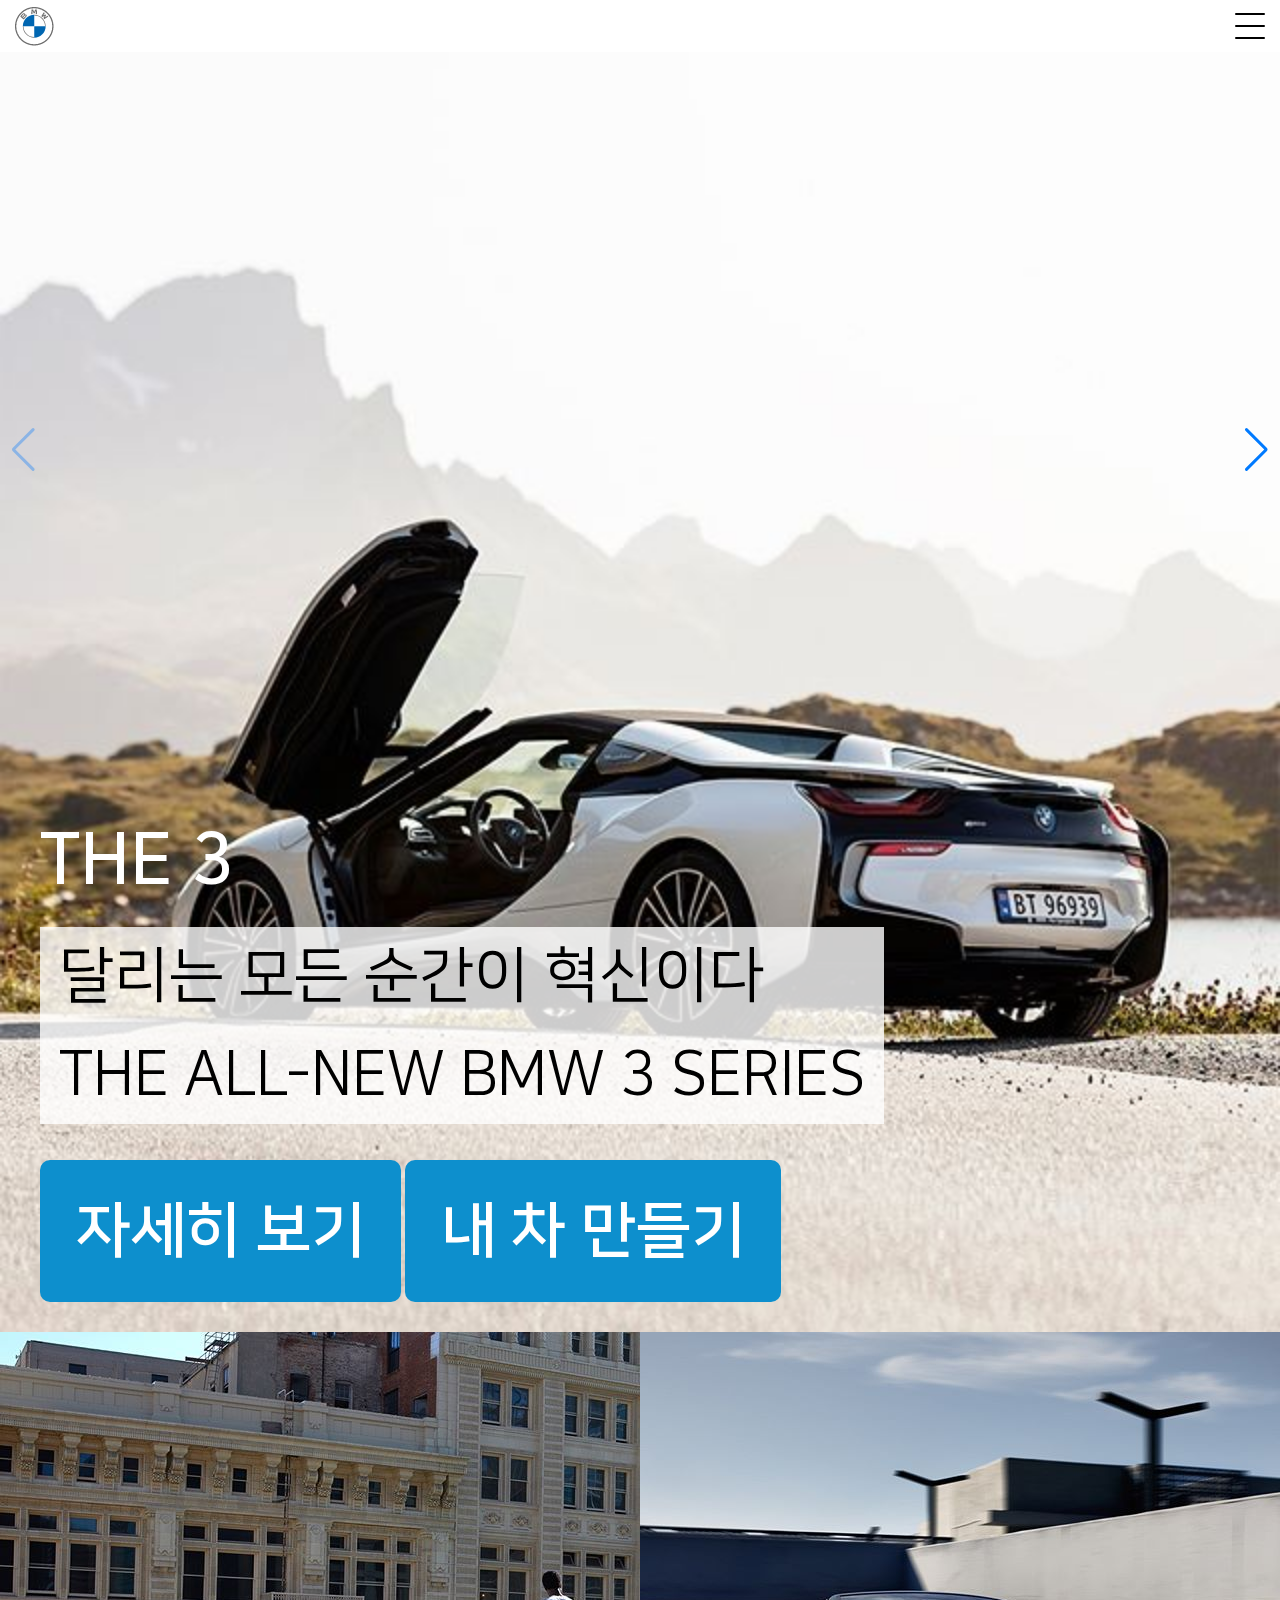
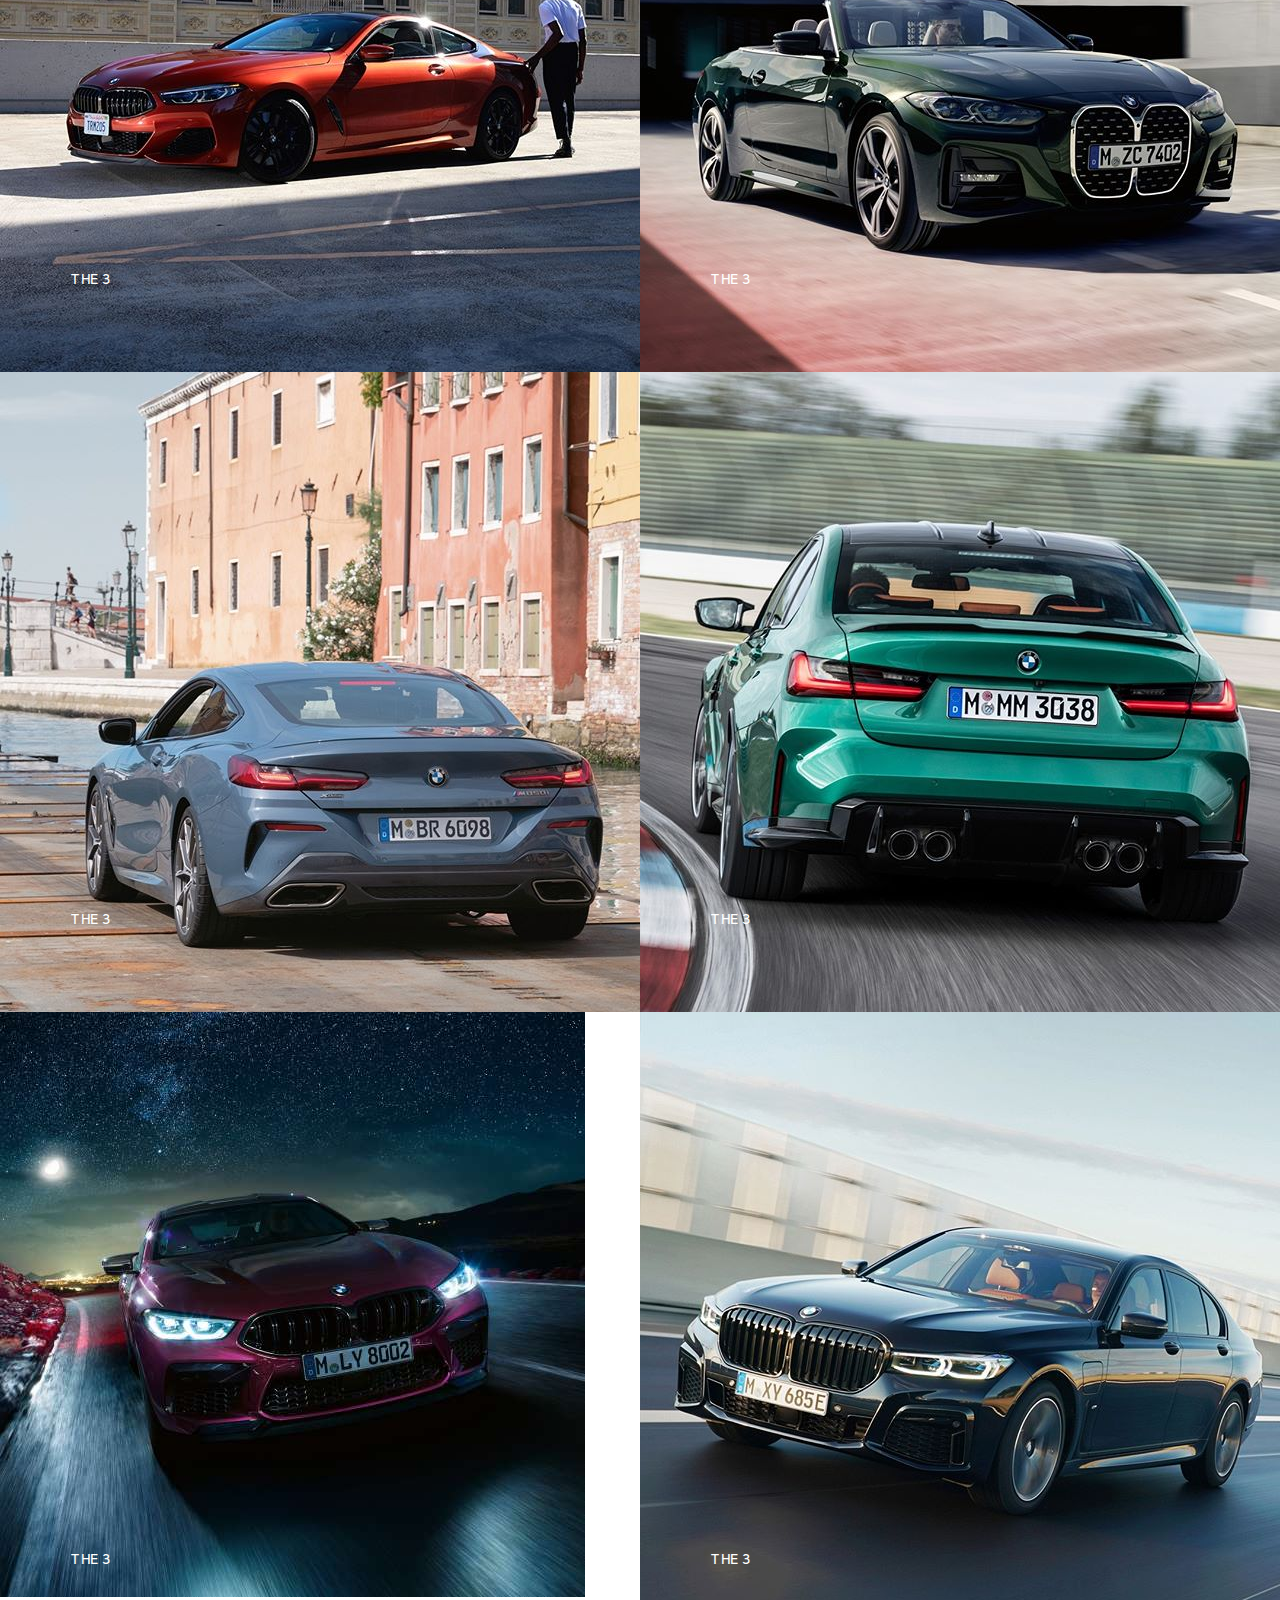
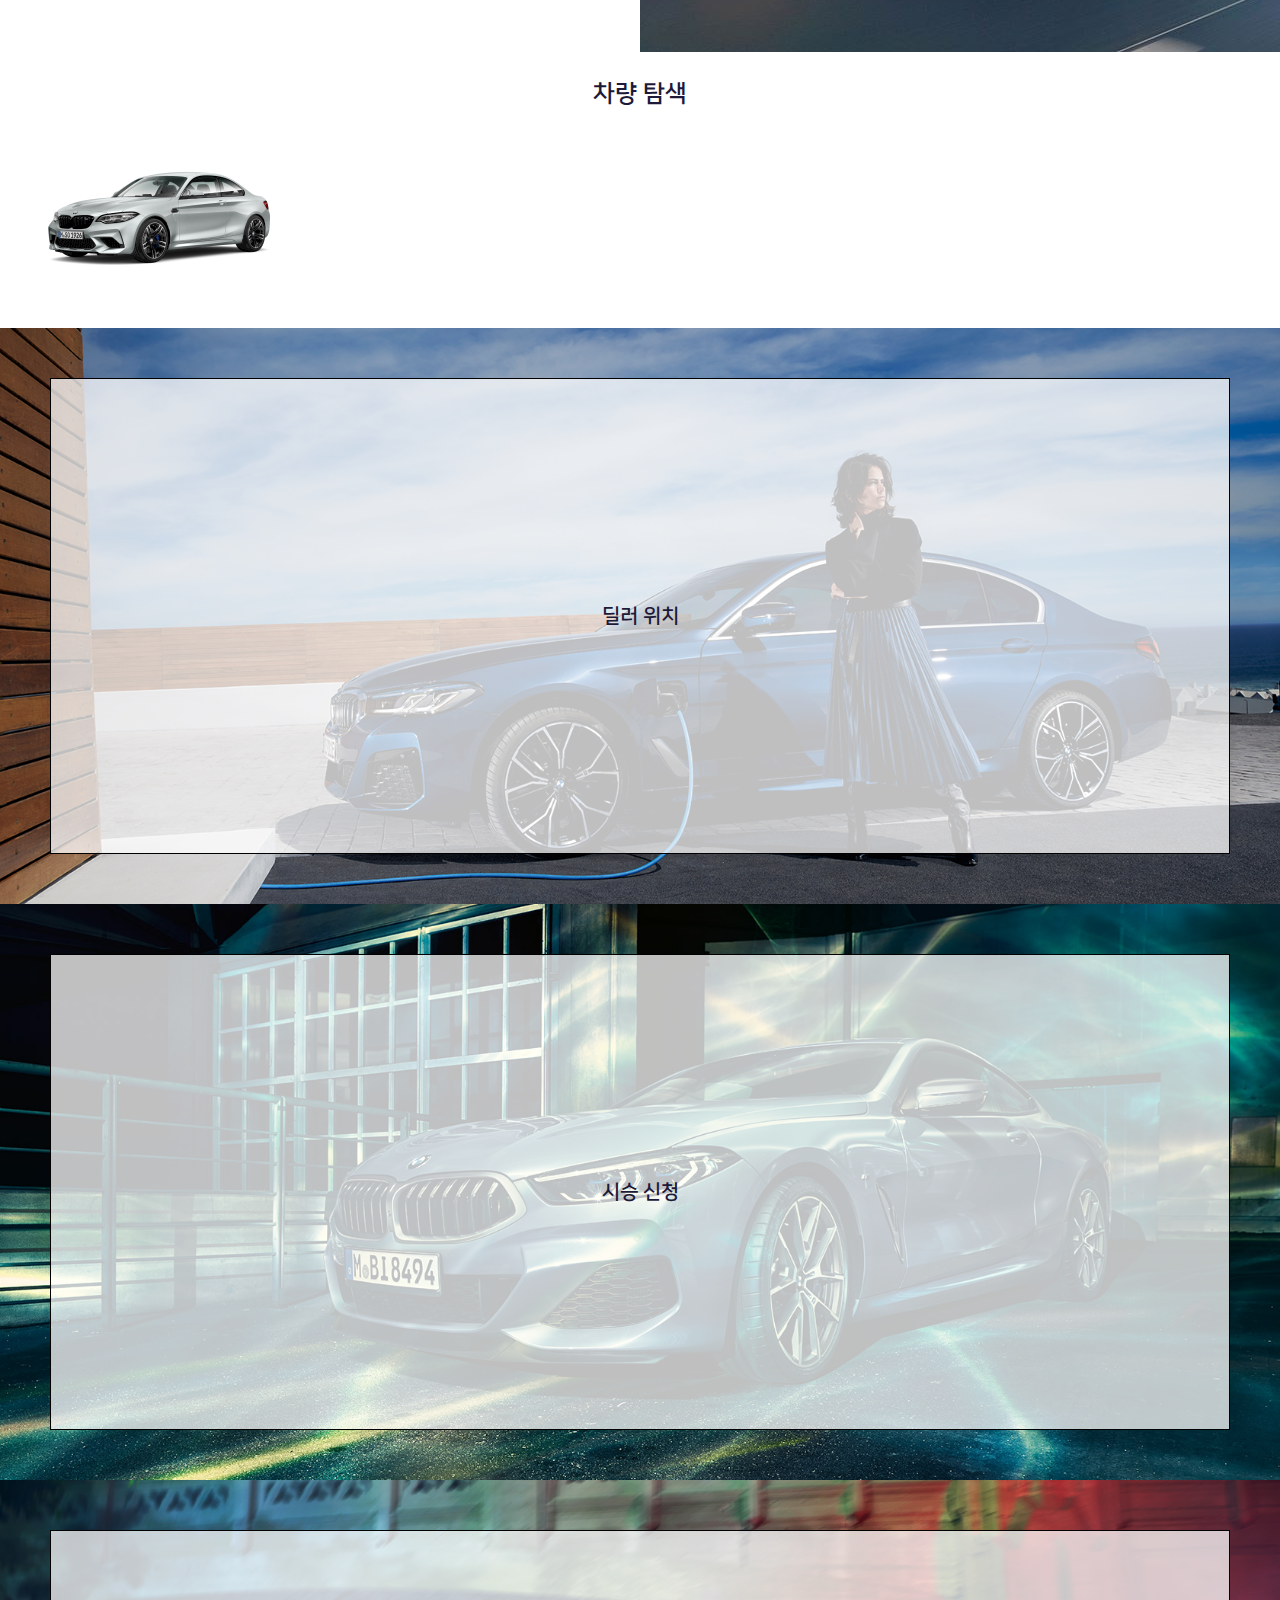
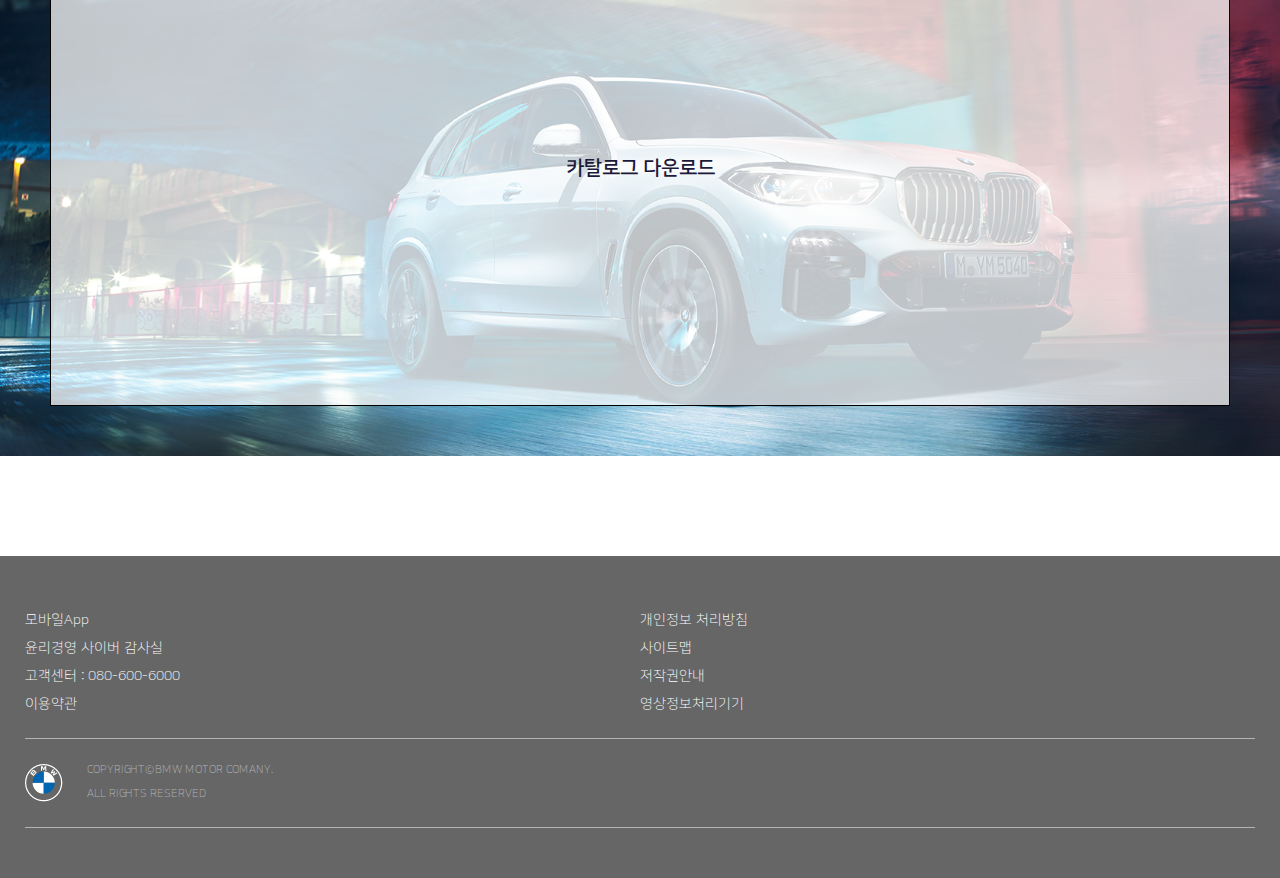
<file: index.html>
<!DOCTYPE html>
<html lang="ko">

<head>
    <meta charset="UTF-8">
    <meta name="viewport" content="width=device-width,initial-scale=1.0">
    <title>BMW KOREA</title>
    <link rel="apple-touch-icon" href="assets/images/common/favicon.ico">
    <link rel="shortcut icon" href="assets/images/common/favicon.ico">
    <link rel="stylesheet" href="https://unpkg.com/swiper/swiper-bundle.min.css">
    <link rel="stylesheet" type="text/css" href="assets/css/common.css">
    <link rel="stylesheet" type="text/css" href="assets/css/style.css">
    <script src="assets/js/jquery-1.12.4.min.js"></script>
    <script src="assets/js/swiper.min.js"></script>
    <script src="assets/js/common.js"></script>
    <script src="assets/js/main.js"></script>

</head>

<body>
    <div id="wrap">
        <!--overflow: hidden 우측에 위치하는 네비게이션 제어-->
        <header id="header">
            <h1 class="logo">
                <a href="index.html">
                    <img src="assets/images/common/BMW_Grey_Logo.png" alt="BMW KOREA"
                        srcset="assets/images/common/BMW_Grey_Logox2.png 2x, assets/images/common/BMW_Grey_Logox3.png 3x">
                </a>
            </h1>
            <button class="btn_menu">
                <!-- 활성화되면 .active 추가됨-->
                <span class="blind-b">메뉴 열기</span>
                <span class="line top"></span>
                <span class="line mid"></span>
                <span class="line btm"></span>
            </button>
            <!-- #gnb는 modal 형식을 사용
        1) 열기 버튼을 클릭하면 #gnb 첫번째 a에 포커스 강제 이동
        2) 닫기 버튼을 누르기 전까지는 모달내부에서만 포커스 회전
        3) 닫기 버튼을 처음의 위치(열기버튼)로 포커스 강제 이동 -->
            <nav id="gnb">
                <ul>
                    <li class="gnb1">
                        <a href="model/model.html" data-link="first">모델</a>
                        <ul>
                            <li><a href="">SEDAN</a></li>
                            <li><a href="">SUV</a></li>
                            <li><a href="">M</a></li>
                        </ul>
                    </li>
                    <li class="gnb2">
                        <a href="car/car.html">내 차 만들기</a>
                    </li>
                    <li class="gnb3">
                        <a href="customer/customer.html" data-link="last">고객지원</a>
                        <ul>
                            <li><a href="customer/customer.html">고객센터</a></li>
                            <li><a href="customer/list.html">영업점 조회</a></li>
                        </ul>
                    </li>
                </ul>
            </nav>

        </header>

        <section id="content" role="main">
            <!-- role= "main"는 한페이지에 하나만 존재함-->
            <h2 class="blind-b">BMW KOREA 소개</h2>

            <article class="main_visual">
                <!-- .top_visual 공통 / main visual 인덱스만 -->
                <div class="swiper-container">
                    <div class="txtwrap swiper-wrapper">
                        <div class="swiper-slide">
                            <img src="assets/images/main/main1.jpg" alt="">
                            <div class="slide-cont">
                                <h3 class=>THE 3</h3>
                                <p class="p1">달리는 모든 순간이 혁신이다</p>
                                <p class="p1">THE ALL-NEW BMW 3 SERIES</p>
                                <span class="btn-item"><a href="">자세히 보기</a></span>
                                <span class="btn-item"><a href="car/car.html">내 차 만들기</a></span>
                            </div>
                        </div>
                        <div class="swiper-slide">
                            <img src="assets/images/main/main2.jpg" alt="">
                            <div class="slide-cont">
                                <h3>THE 5</h3>
                                <p>달리는 모든 순간이 혁신이다</p>
                                <p>THE ALL-NEW BMW 5 SERIES</p>
                                <span class="btn-item"><a href="">자세히 보기</a></span>
                                <span class="btn-item"><a href="car/car.html">내 차 만들기</a></span>
                            </div>
                        </div>
                        <div class="swiper-slide">
                            <img src="assets/images/main/main3.jpg" alt="">
                            <div class="slide-cont">
                                <h3>THE 7</h3>
                                <p>달리는 모든 순간이 혁신이다</p>
                                <p>THE ALL-NEW BMW 7 SERIES</p>
                                <span class="btn-item"><a href="">자세히 보기</a></span>
                                <span class="btn-item"><a href="car/car.html">내 차 만들기</a></span>
                            </div>
                        </div>
                        <div class="swiper-slide">
                            <img src="assets/images/main/main4.jpg" alt="">
                            <div class="slide-cont">
                                <h3>X 7</h3>
                                <p>달리는 모든 순간이 혁신이다</p>
                                <p>THE ALL-NEW BMW X7</p>
                                <span class="btn-item"><a href="">자세히 보기</a></span>
                                <span class="btn-item"><a href="car/car.html">내 차 만들기</a></span>
                            </div>
                        </div>
                    </div>

                    <!-- If we need navigation buttons -->
                    <div class="swiper-button-prev"></div>
                    <div class="swiper-button-next"></div>

                    <!-- 자동실행, 일시정지 추가 -->
                    <button class="autoplay play_stop" title="재생">
                        <span class="blind-b">재생</span>
                    </button>
                    <button class="autostop play_stop" title="일시정지">
                        <span class="blind-b">일시정지</span>
                    </button>
                </div>
            </article>

            <article class="models">
                <ul class="models-list">
                    <li>
                        <a href="">
                            <div class="txt">
                                <strong>THE 3</strong>
                                <p>47,000,000원</p>
                            </div>
                            <img src="assets/images/main/car1.jpg">
                        </a>
                    </li>
                    <li>
                        <a href="">
                            <div class="txt">
                                <strong>THE 3</strong>
                                <p>47,000,000원</p>
                            </div>
                            <img src="assets/images/main/car2.jpg">
                        </a>
                    </li>
                    <li>
                        <a href="">
                            <div class="txt">
                                <strong>THE 3</strong>
                                <p>47,000,000원</p>
                            </div>
                            <img src="assets/images/main/car3.jpg">
                        </a>
                    </li>
                    <li>
                        <a href="">
                            <div class="txt">
                                <strong>THE 3</strong>
                                <p>47,000,000원</p>
                            </div>
                            <img src="assets/images/main/car4.jpg">
                        </a>
                    </li>
                    <li>
                        <a href="">
                            <div class="txt">
                                <strong>THE 3</strong>
                                <p>47,000,000원</p>
                            </div>
                            <img src="assets/images/main/car5.jpg">
                        </a>
                    </li>
                    <li>
                        <a href="">
                            <div class="txt">
                                <strong>THE 3</strong>
                                <p>47,000,000원</p>
                            </div>
                            <img src="assets/images/main/car6.jpg">
                        </a>
                    </li>
                  
                </ul>
            </article>

            <article class="car-explore">
                <h3>차량 탐색</h3>
                <div class="carserch">
                    <ul>
                        <li><a href=""><img src="assets/images/car/M2_white.png" alt=""></a></li>
                    </ul>

                </div>
            </article>

            <article class="other-links">
                <ul class="other-links__list">
                    <li>
                        <img src="assets/images/main/mv01.jpg" alt="">
                        <a href="" class="link"><span>딜러 위치</span></a>
                    </li>
                    <li>
                        <img src="assets/images/main/mv02.jpg" alt="">
                        <a href="" class="link"><span>시승 신청</span></a>
                    </li>
                    <li>
                        <img src="assets/images/main/mv03.jpg" alt="">
                        <a href="" class="link"><span>카탈로그 다운로드</span></a>
                    </li>
                </ul>
            </article>
        </section>

        <footer id="footer">
            <div class="menu">
                <ul>
                    <li><a href="">모바일App</a></li>
                    <li> <a href="">개인정보 처리방침</a></li>
                    <li><a href="">윤리경영 사이버 감사실</a> </li>
                    <li><a href="">사이트맵</a></li>
                    <li><a href="">고객센터 : 080-600-6000</a></li>
                    <li><a href="">저작권안내</a></li>
                    <li><a href="">이용약관</a></li>
                    <li><a href="">영상정보처리기기</a></li>
                </ul>
            </div>
            <div class="copy-inner">
                <p class="copyright">COPYRIGHT&copy;BMW MOTOR COMANY. <br> ALL RIGHTS RESERVED</p>
            </div>
        </footer>
    </div>
</body>

</html>
</file>
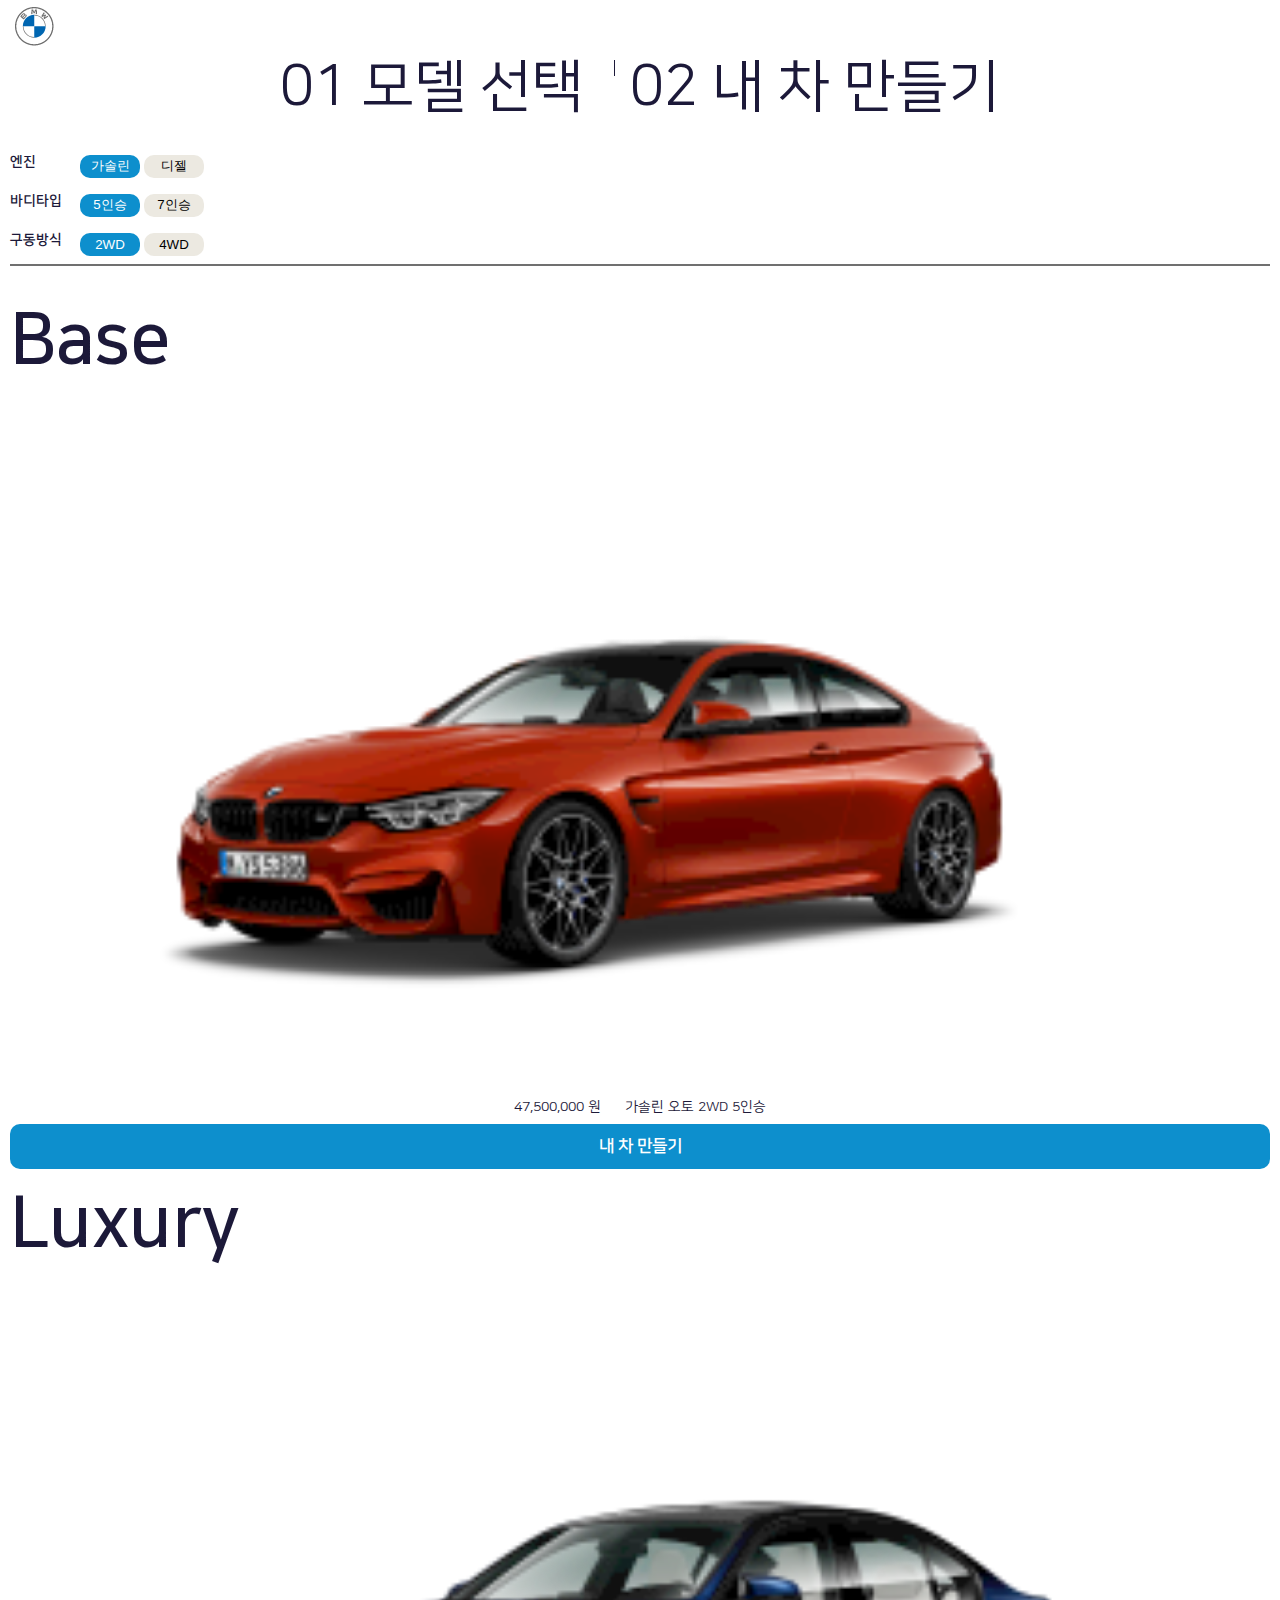
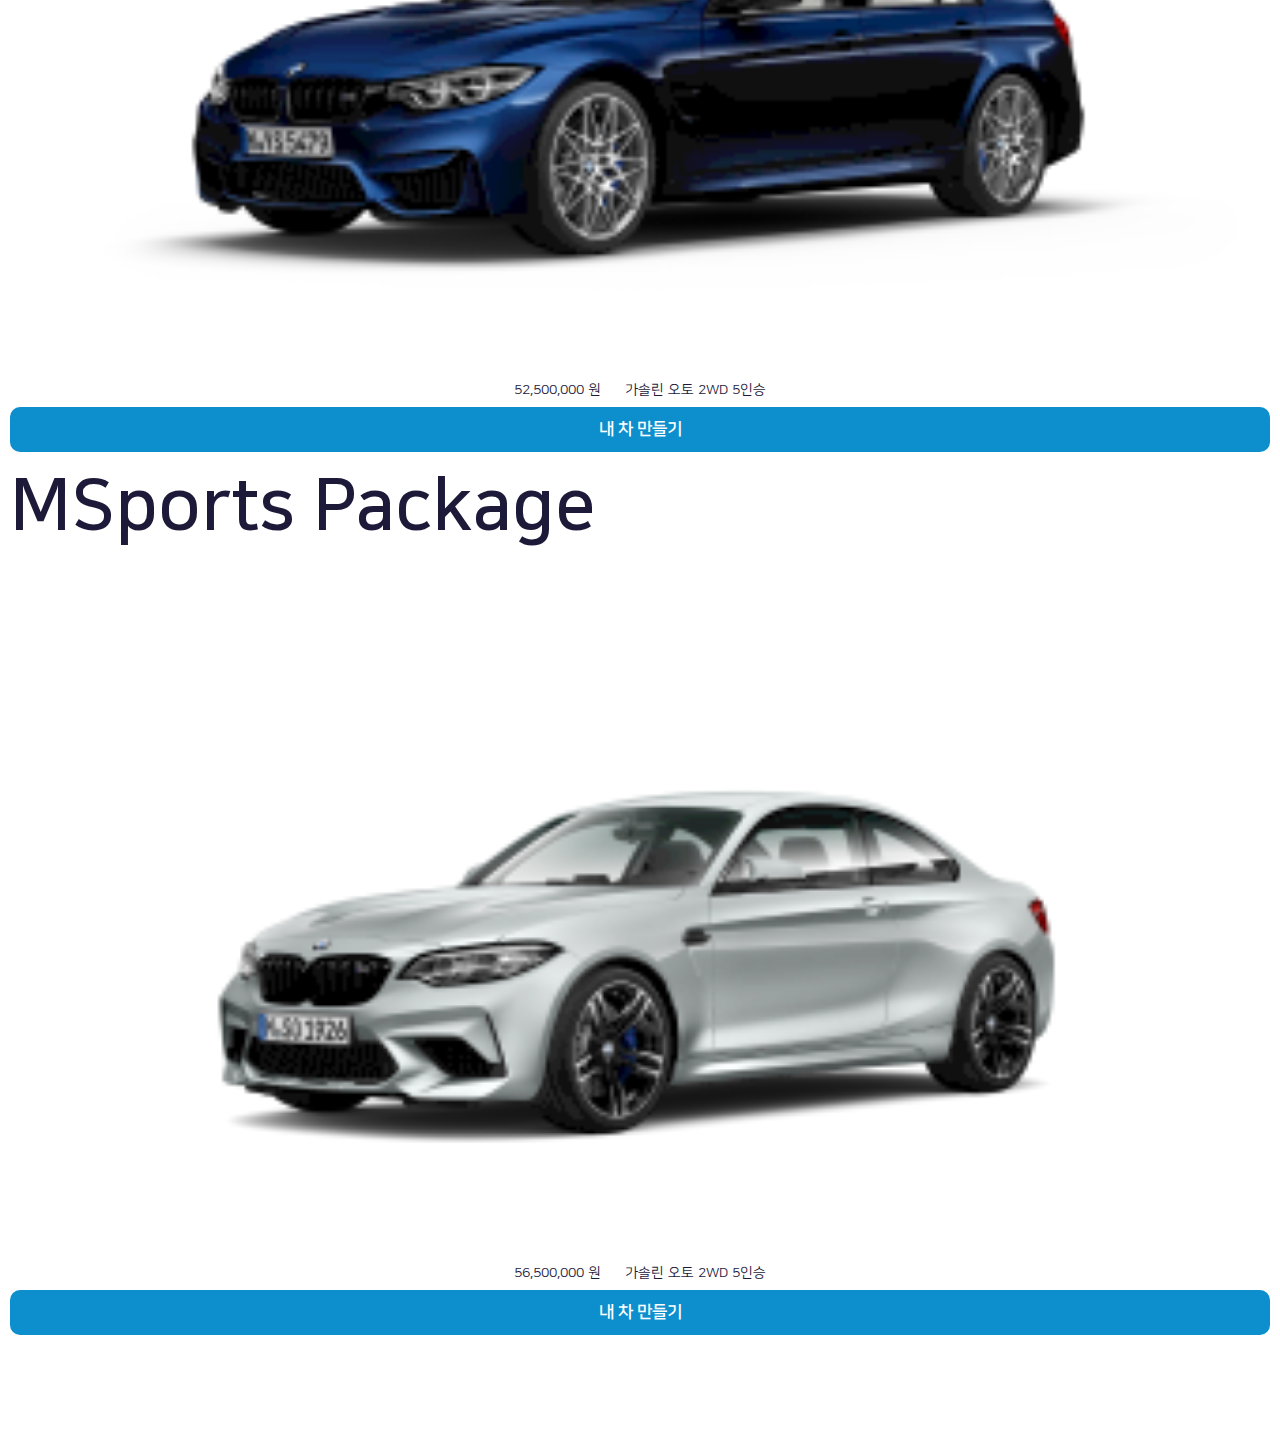
<file: car/car.html>
<!DOCTYPE html>
<html lang="ko">

<head>
    <meta charset="UTF-8">
    <meta name="viewport" content="width=device-width,initial-scale=1.0">
    <title>내 차 만들기 - BMW KOREA</title>
    <link rel="apple-touch-icon" href="../assets/images/common/favicon.ico">
    <link rel="shortcut icon" href="../assets/images/common/favicon.ico">
    <link rel="stylesheet" type="text/css" href="../assets/css/common.css">
    <link rel="stylesheet" type="text/css" href="../assets/css/style.css">
    <script src="../assets/js/jquery-1.12.4.min.js"></script>
    <script src="../assets/js/common.js"></script>
    <script src="../assets/js/car.js"></script>
    <script>
        $(document).ready(function () {
            // var timerani = 0;
            // $(window).on('scroll', function () {
            //     clearTimeout(timerani);

            //     timerani = setTimeout(function () {
            //         var scrollY = $(this).scrollTop();
            //         var winBottom = scrollY + $(this).height();
            //         var aniBottom = $('car_selct').offset().top + $('car_selct').outerHeight() *
            //             0.5;
            //         if (winBottom >= aniBottom) $('car_selct').addClass('go');
            //     }, 50);
            // });
        });
    </script>
</head>

<body>
    <div id="wrap">
        <!--overflow: hidden 우측에 위치하는 네비게이션 제어-->
        <header id="header" class="carsell">
            <h1 class="logo">
                <a href="../index.html">
                    <img src="../assets/images/common/BMW_Grey_Logo.png" alt="BMW KOREA"
                        srcset="../assets/images/common/BMW_Grey_Logox2.png 2x, ../assets/images/common/BMW_Grey_Logox3.png 3x">
                </a>
            </h1>
            <button class="btn_menu">
                <!-- 활성화되면 .active 추가됨-->
                <span class="blind-b">메뉴 열기</span>
                <span class="line top"></span>
                <span class="line mid"></span>
                <span class="line btm"></span>
            </button>
            <!-- #gnb는 modal 형식을 사용
          1) 열기 버튼을 클릭하면 #gnb 첫번째 a에 포커스 강제 이동
          2) 닫기 버튼을 누르기 전까지는 모달내부에서만 포커스 회전
          3) 닫기 버튼을 처음의 위치(열기버튼)로 포커스 강제 이동 -->
            <nav id="gnb">
            </nav>
        </header>

        <section id="content">
            <h2 class="fixtit">THE 3</h2><!-- ?? -->
            <article>
                <h3 class="blind-b"></h3>
                <ul class="carstart">
                    <li>01 모델 선택</li>
                    <li>02 내 차 만들기</li>
                </ul>
                <div class="inner">
                    <div class="cartype">
                        <ul>
                            <li class="engine">
                                <p>엔진</p>
                                <div>
                                    <button type="button" class="wblue">가솔린</button>
                                    <button type="button" class="wgrey">디젤</button>
                                </div>
                            </li>
                            <li class="engine">
                                <p>바디타입</p>
                                <div>
                                    <button type="button" class="wblue">5인승</button>
                                    <button type="button" class="wgrey">7인승</button>
                                </div>
                            </li>
                            <li class="engine">
                                <p>구동방식</p>
                                <div>
                                    <button type="button" class="wblue">2WD</button>
                                    <button type="button" class="wgrey">4WD</button>
                                </div>
                            </li>
                        </ul>
                    </div>
                    <div class="car_selct">
                        <ul class="fade right">
                            <li>
                                <h4>Base</h4>
                                <div>
                                    <img src="../assets/images/car/M2_red.png" alt="">
                                    <div class="txt">
                                        <p>
                                            <span class="blind-b">가격 </span>47,500,000 원
                                        </p>
                                        <p>
                                            <span class="blind-b">선택등급 </span>가솔린 오토 2WD 5인승
                                        </p>
                                    </div>
                                </div>
                                <a href="../car/car2.html">내 차 만들기</a>
                            </li>
                            <li>
                                <h4>Luxury</h4>
                                <div>
                                    <img src="../assets/images/car/M2_blue.png" alt="">
                                    <div class="txt">
                                        <p>
                                            <span class="blind-b">가격 </span>52,500,000 원
                                        </p>
                                        <p>
                                            <span class="blind-b">선택등급 </span>가솔린 오토 2WD 5인승
                                        </p>
                                    </div>
                                </div>
                                <a href="../car/car2.html">내 차 만들기</a>
                            </li>
                            <li>
                                <h4>MSports Package</h4>
                                <div>
                                    <img src="../assets/images/car/M2_white.png" alt="">
                                    <div class="txt">
                                        <p>
                                            <span class="blind-b">가격 </span>56,500,000 원
                                        </p>
                                        <p>
                                            <span class="blind-b">선택등급 </span>가솔린 오토 2WD 5인승
                                        </p>
                                    </div>
                                </div>
                                <a href="../car/car2.html">내 차 만들기</a>
                            </li>
                        </ul>
                    </div>
                </div>
        </section>
    </div>
</body>

</html>
</file>
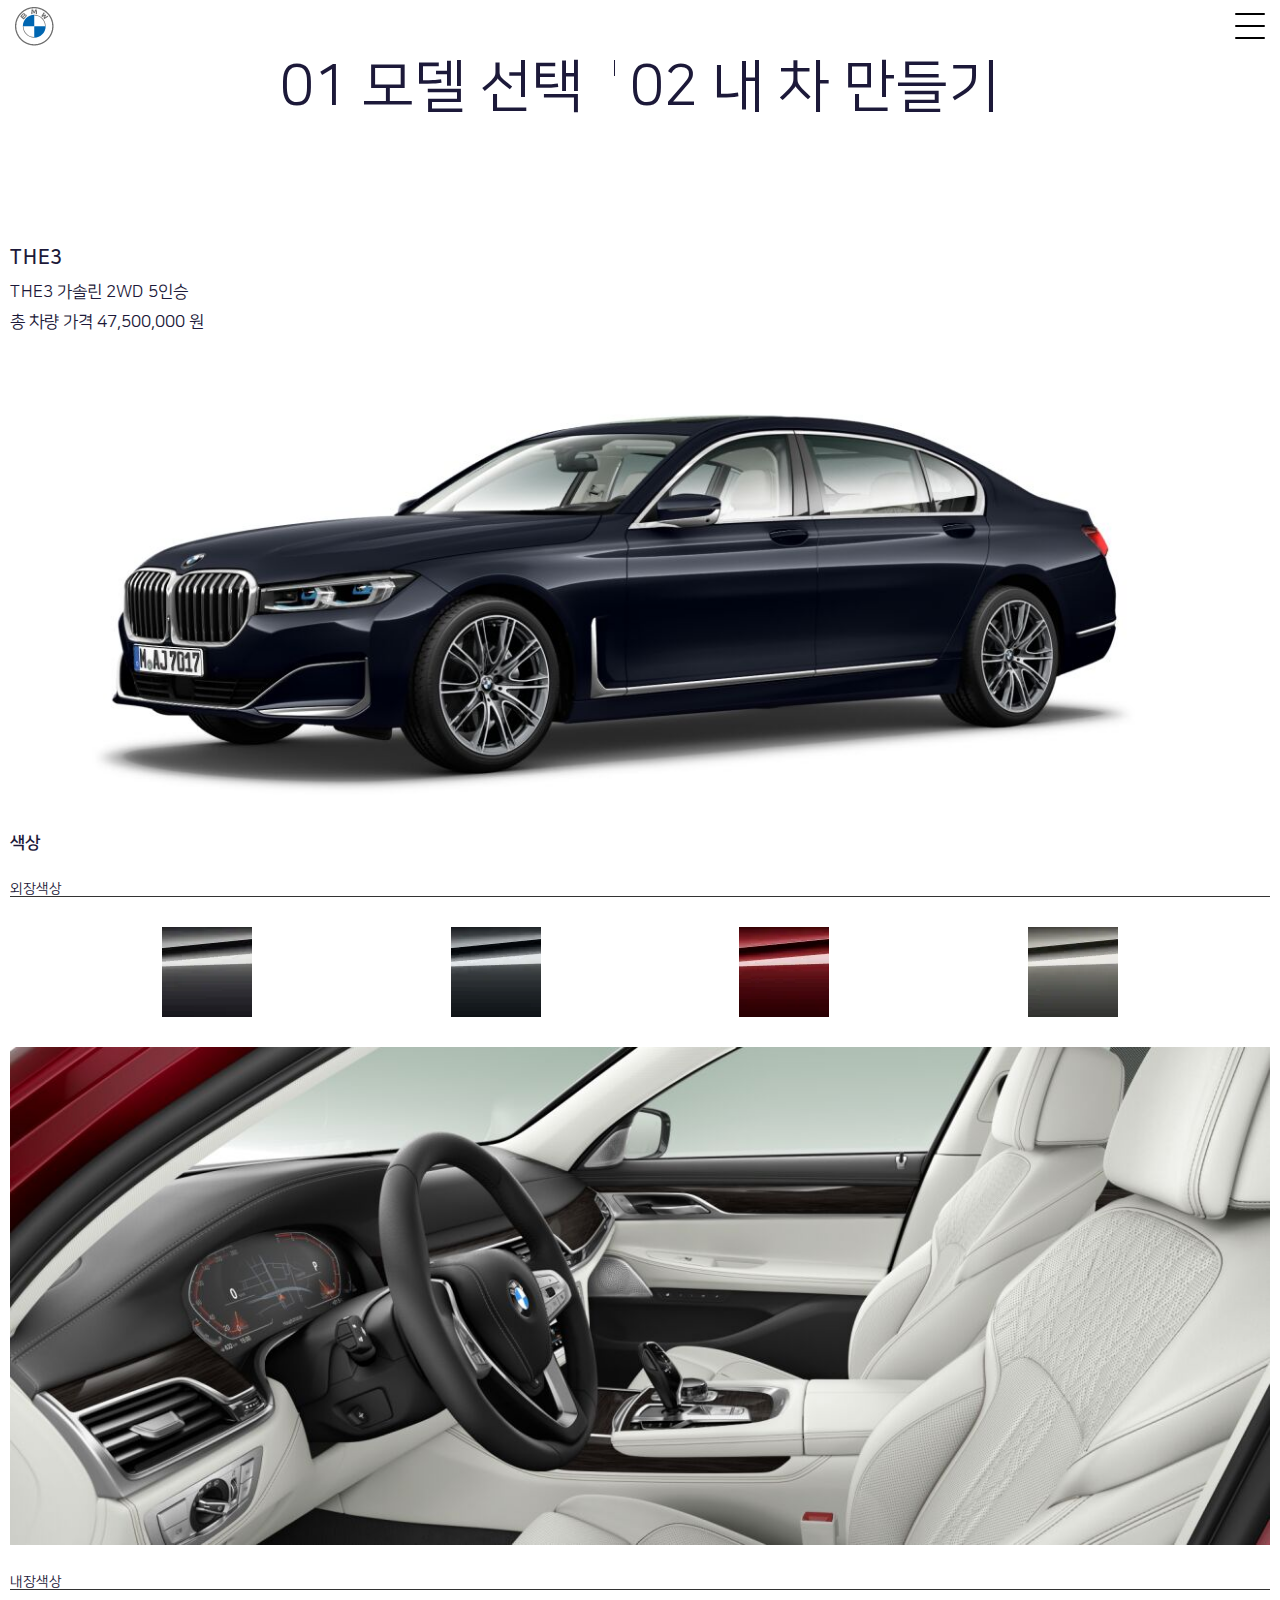
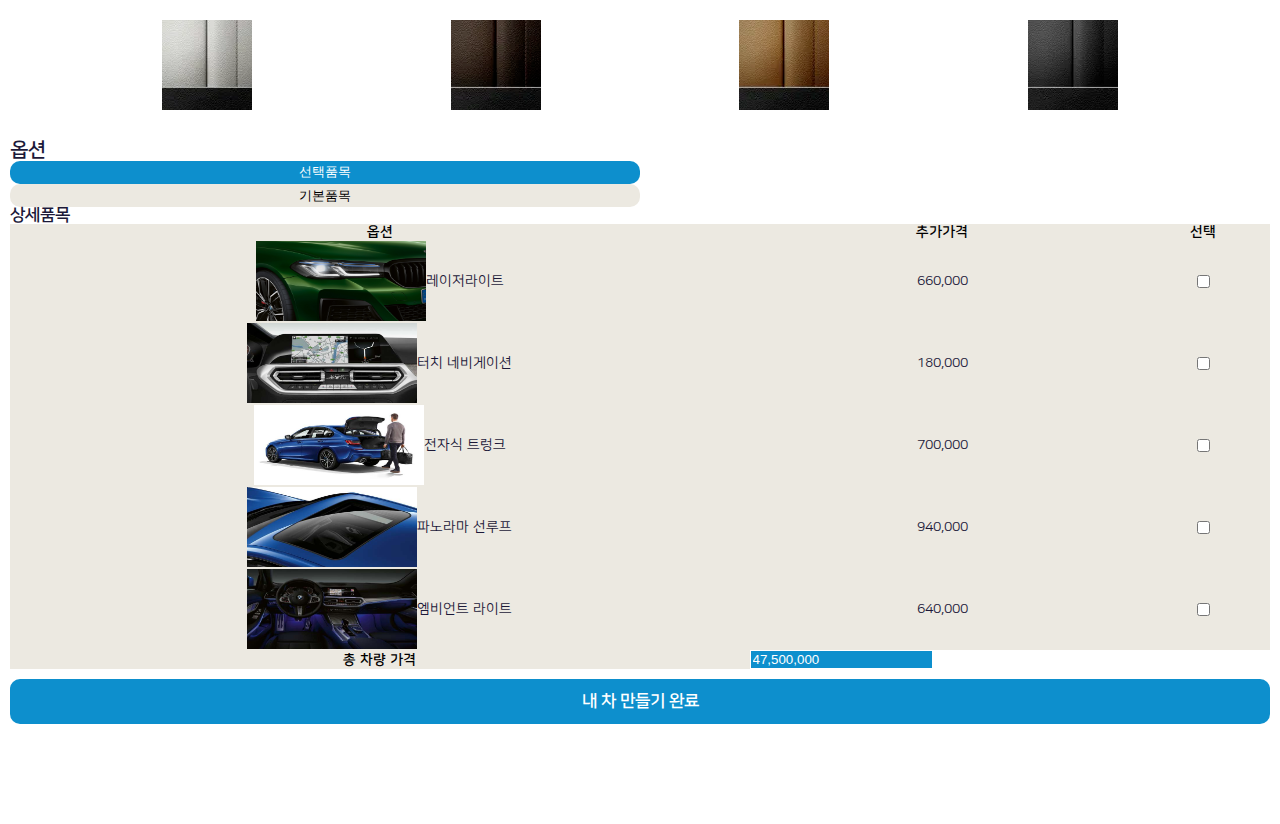
<file: car/car2.html>
<!DOCTYPE html>
<html lang="ko">

<head>
    <meta charset="UTF-8">
    <meta name="viewport" content="width=device-width,initial-scale=1.0">
    <title>내 차 만들기 - BMW KOREA</title>
    <link rel="apple-touch-icon" href="../assets/images/common/favicon.ico">
    <link rel="shortcut icon" href="../assets/images/common/favicon.ico">
    <link rel="stylesheet" href="../assets/css/common.css">
    <link rel="stylesheet" href="../assets/css/style.css">
    <script src="../assets/js/jquery-1.12.4.min.js"></script>
    <script src="../assets/js/common.js"></script>
    <script src="../assets/js/car.js"></script>
    <script type="text/javascript">
        window.addEventListener('load', function () {
            var estimateChk = document.getElementById('estimate');

            estimateChk.addEventListener('click', car);
        });

        function car() {
            //1) 초기값 가져와서 쉼표를 제거하기
            var value = document.getElementById("total").defaultValue.replace(/,/g, '');
            // console.log(typeof value); string
            //2) 덧셈을 하기위해 number type으로 변경
            var basic_car = Number(value);
            // console.log(value); number

            //3) 5개의 input 태그중 checked 속성을 가진 것을 선택하여 더해주기
            for (var i = 1; i <= 5; i++) {
                var chkObj = document.getElementById("opt" + i);

                if (chkObj.checked == true) {
                    basic_car += Number(chkObj.value);
                }
            }
            //4) 값을 다시 문자열로 변경한 후 3자리 콤마 설정
            basic_car = String(basic_car).replace( /\B(?=(\d{3})+(?!\d))/g, ',');
            //5) #total에 다시 대입
            document.getElementById("total").value = basic_car;
        }
    </script>
</head>

<body>
    <div id="wrap">
        <!--overflow: hidden 우측에 위치하는 네비게이션 제어-->
        <header id="header">
            <h1 class="logo">
                <a href="../index.html">
                    <img src="../assets/images/common/BMW_Grey_Logo.png" alt="BMW KOREA"
                        srcset="../assets/images/common/BMW_Grey_Logox2.png 2x, ../assets/images/common/BMW_Grey_Logox3.png 3x">
                </a>
            </h1>
            <button class="btn_menu">
                <!-- 활성화되면 .active 추가됨-->
                <span class="blind-b">메뉴 열기</span>
                <span class="line top"></span>
                <span class="line mid"></span>
                <span class="line btm"></span>
            </button>
            <!-- #gnb는 modal 형식을 사용
          1) 열기 버튼을 클릭하면 #gnb 첫번째 a에 포커스 강제 이동
          2) 닫기 버튼을 누르기 전까지는 모달내부에서만 포커스 회전
          3) 닫기 버튼을 처음의 위치(열기버튼)로 포커스 강제 이동 -->
            <nav id="gnb">
            </nav>
        </header>

        <section id="content">
            <h2 class="fixtit">THE 3</h2><!-- ?? -->
            <article>
                <h3 class="blind-b"></h3>
                <ul class="carstart">
                    <li>01 모델 선택</li>
                    <li>02 내 차 만들기</li>
                </ul>
            </article>
        </section>
        <div class="inner">
            <article class="carcom">
                <h4>THE3</h4>
                <p>THE3 가솔린 2WD 5인승</p>
                <p>총 차량 가격 47,500,000 원</p>
            </article>
            <div class="car_color">
                <div class="excar">
                    <img src="../assets/images/car/the3_grey.png" alt="">
                    <strong>색상</strong>
                    <p>외장색상</p>
                </div>
                <ul class="exbtn">
                    <li>
                        <button data-eximg='the3_grey'><img src="../assets/images/car/ex_1.png" alt=""></button>
                    </li>
                    <li>
                        <button><img src="../assets/images/car/ex_2.png" alt=""></button>
                    </li>
                    <li>
                        <button><img src="../assets/images/car/ex_3.png" alt=""></button>
                    </li>
                    <li>
                        <button><img src="../assets/images/car/ex_4.png" alt=""></button>
                    </li>
                </ul>

                <div class="car_color">
                    <div class="incar">
                        <img src="../assets/images/car/the7_inwhite.jpg" alt="">
                    </div>
                    <p>내장색상</p>
                    <ul class="inbtn">
                        <li>
                            <button data-inimg='the7_inwhite'><img src="../assets/images/car/in_3.png" alt=""></button>
                        </li>
                        <li>
                            <button><img src="../assets/images/car/in_4.png" alt=""></button>
                        </li>
                        <li>
                            <button><img src="../assets/images/car/in_5.png" alt=""></button>
                        </li>
                        <li>
                            <button><img src="../assets/images/car/in_6.png" alt=""></button>
                        </li>
                    </ul>
                    <div class="tablist">
                        <h2>옵션</h2>
                        <div>
                            <button type="button" class="wblue">선택품목</button>
                            <button type="button" class="wgrey">기본품목</button>
                        </div>
                    </div>
                    <div class="tabcontent">
                        <div class="taboption">
                            <div class="taboptit">
                                <strong>상세품목</strong>

                                <table id="estimate">
                                    <colgroup>
                                        <!-- 콜그룹 함수는 -->
                                        <col width="260px"><!-- html5에서 부터 col 태그에 width 속성은 사용할수 없어요 -->
                                        <col width="80px">
                                        <col width="20px">
                                    </colgroup>
                                    <thead>
                                        <tr>
                                            <th scope="row">옵션</th>
                                            <th scope="row">추가가격</th>
                                            <th scope="row">선택</th>
                                        </tr>

                                    </thead>

                                    <tbody class="optionlist">
                                        <tr>
                                            <td class="optscr">
                                                <label for="opt1"><img src="../assets/images/car/option1.jpg" alt="" width="170" height="80">레이저라이트</label>
                                            </td>
                                            <td>660,000</td>
                                            <td><input type="checkbox" name="opt1" id="opt1" value="660000"></td>
                                            <!-- <td><input type="checkbox" name="opt1" id="opt1" value="660000" onclick="car();"></td> 이렇게 하지 말고!! -->
                                        </tr>

                                        <tr>
                                            <td class="optscr"><label for="opt2"><img src="../assets/images/car/option2.jpg" alt=""
                                                        width="170px" height="80px">터치 네비게이션</label></td>
                                            <td>180,000</td>
                                            <td><input type="checkbox" name="opt2" id="opt2" value="180000"></td>
                                        </tr>

                                        <tr>
                                            <td class="optscr"><label for="opt3"><img src="../assets/images/car/option3.jpg" alt=""
                                                        width="170px" height="80px">전자식 트렁크</label></td>
                                            <td>700,000</td>
                                            <td><input type="checkbox" name="opt3" id="opt3" value="700000"></td>
                                        </tr>
                                        <tr>
                                            <td class="optscr"><label for="opt4"><img src="../assets/images/car/option4.jpg" alt=""
                                                        width="170px" height="80px">파노라마 선루프</label></td>
                                            <td>940,000</td>
                                            <td><input type="checkbox" name="opt4" id="opt4" value="940000"></td>
                                        </tr>
                                        <tr>
                                            <td class="optscr"><label for="opt5"><img src="../assets/images/car/option5.jpg" alt=""
                                                        width="170px" height="80px">엠비언트 라이트</label></td>
                                            <td>640,000</td>
                                            <td><input type="checkbox" name="opt5" id="opt5" value="640000"></td>
                                        </tr>
                                    </tbody>


                                    <tfoot>
                                        <tr>
                                            <th scope="col">총 차량 가격</th>
                                            <td colspan="2">
                                                <input type="text" name="total" id="total" value="47,500,000" readonly="readonly">
                                            </td>
                                        </tr>
                                    </tfoot>
                                </table>
                                <a href="../car/car3.html">내 차 만들기 완료</a>
                            </div>
                        </div>
                        </article>
                    </div>
                    </article>
                    </section>
                </div>
            </div>
        </div>
</body>

</html>
</file>
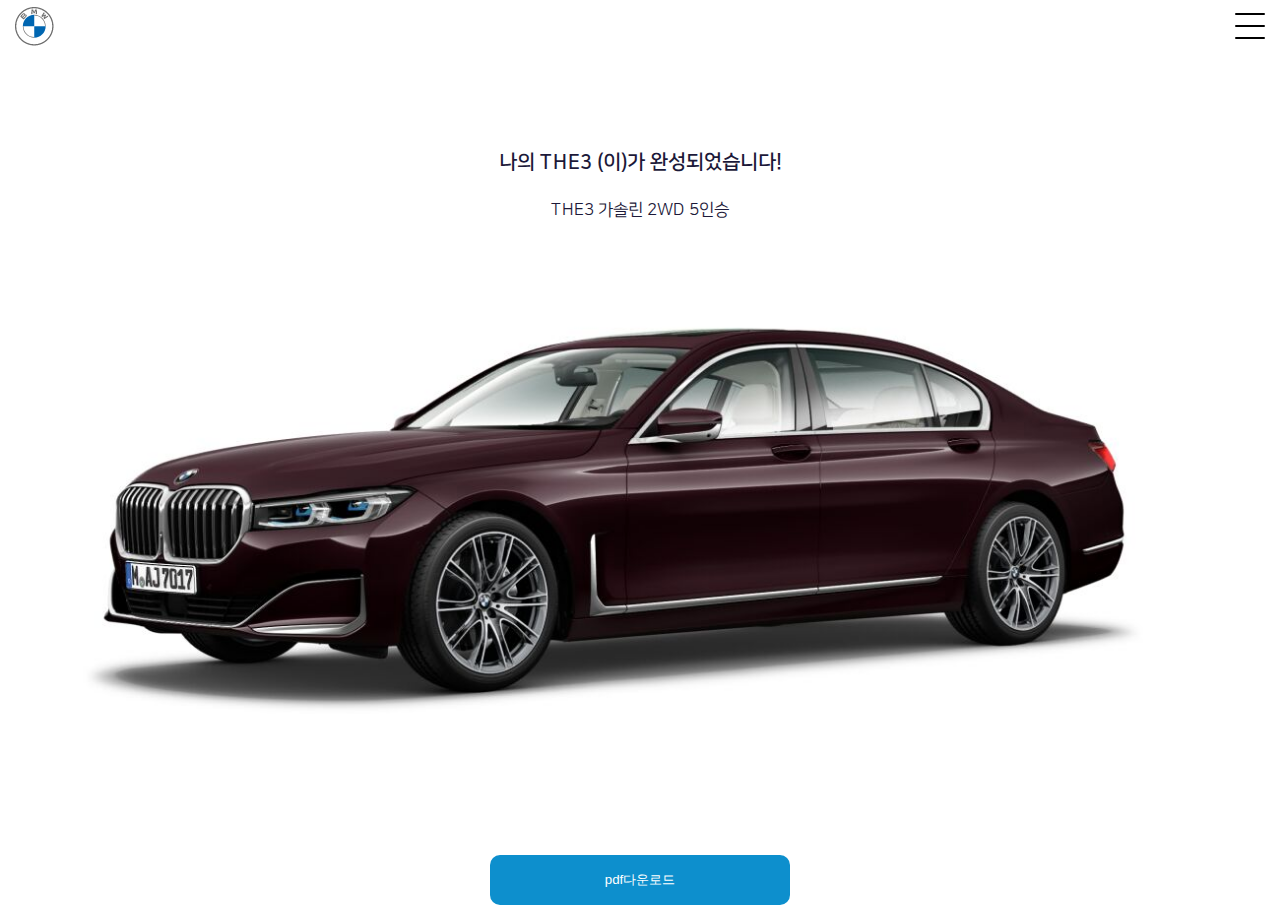
<file: car/car3.html>
<!DOCTYPE html>
<html lang="ko">

<head>
    <meta charset="UTF-8">
    <meta name="viewport" content="width=device-width,initial-scale=1.0">
    <title>내 차 만들기 - BMW KOREA</title>
    <link rel="apple-touch-icon" href="../assets/images/common/favicon.ico">
    <link rel="shortcut icon" href="../assets/images/common/favicon.ico">
    <link rel="stylesheet" type="text/css" href="../assets/css/common.css">
    <link rel="stylesheet" type="text/css" href="../assets/css/style.css">
    <script src="../assets/js/jquery-1.12.4.min.js"></script>
    <script src="../assets/js/common.js"></script>
    <script src="../assets/js/car.js"></script>
</head>

<body>
    <div id="wrap">
        <!--overflow: hidden 우측에 위치하는 네비게이션 제어-->
        <header id="header">
            <h1 class="logo">
                <a href="../index.html">
                    <img src="../assets/images/common/BMW_Grey_Logo.png" alt="BMW KOREA"
                        srcset="../assets/images/common/BMW_Grey_Logox2.png 2x, ../assets/images/common/BMW_Grey_Logox3.png 3x">
                </a>
            </h1>
            <button class="btn_menu">
                <!-- 활성화되면 .active 추가됨-->
                <span class="blind-b">메뉴 열기</span>
                <span class="line top"></span>
                <span class="line mid"></span>
                <span class="line btm"></span>
            </button>
            <!-- #gnb는 modal 형식을 사용
          1) 열기 버튼을 클릭하면 #gnb 첫번째 a에 포커스 강제 이동
          2) 닫기 버튼을 누르기 전까지는 모달내부에서만 포커스 회전
          3) 닫기 버튼을 처음의 위치(열기버튼)로 포커스 강제 이동 -->
            <nav id="gnb">
            </nav>
        </header>

        <section id="content">
    <div class="final">
        <h1>나의 THE3 (이)가 완성되었습니다!</h1>
        <p>THE3 가솔린 2WD 5인승</p>
        </div>
        <img src="../assets/images/car/the7_purple.png" alt="">
    </div>
        <div class="complete">
            <button type="button" class="wblue">pdf다운로드</button>
        </div>
        </section>    
</body>

</html>
</file>
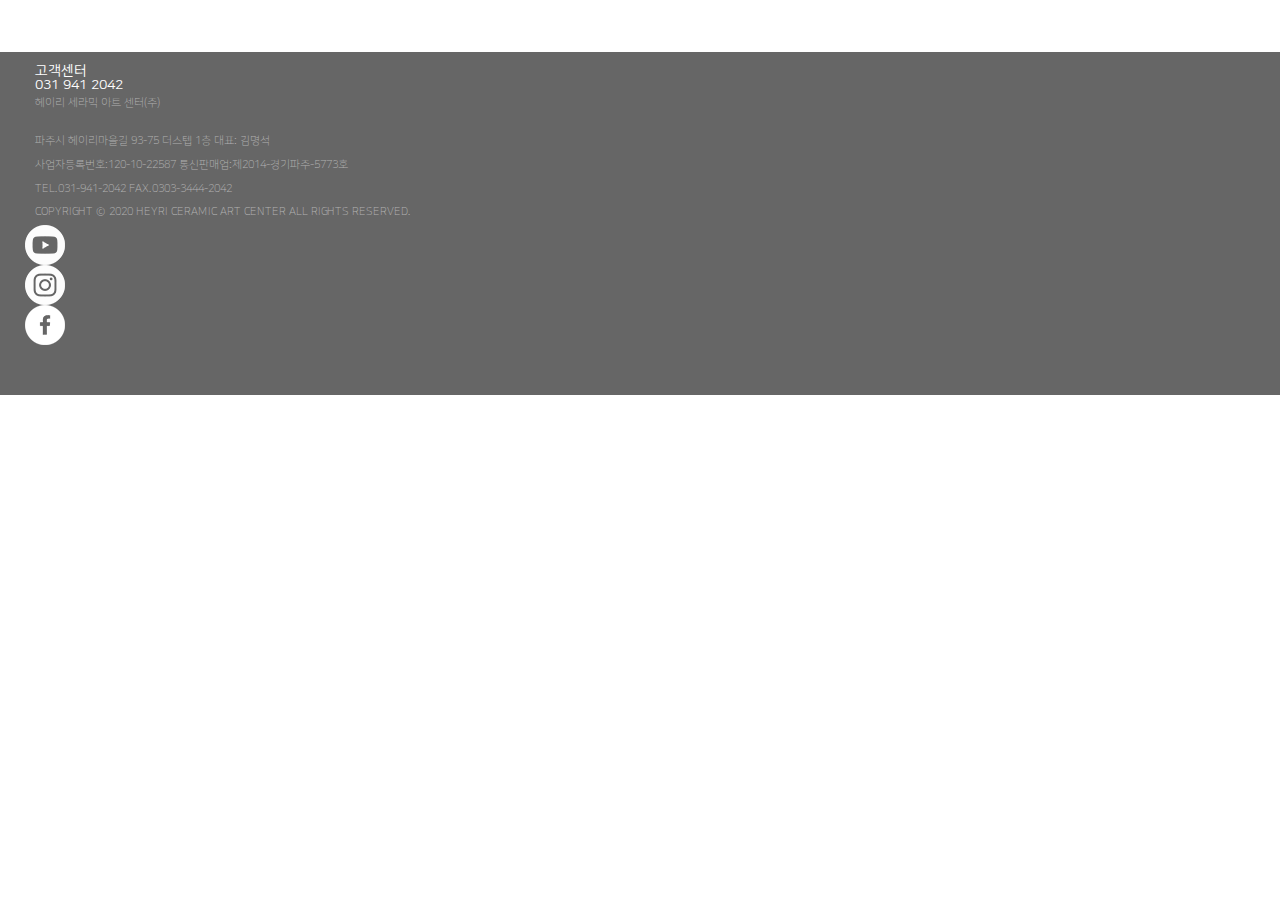
<file: html/project_list.html>
<!DOCTYPE html>
<html lang="ko">

<head>
    <meta charset="UTF-8">
    <title>영업점 조회</title>
    <link rel="icon" href="../assets/images/common/favicon.ico">
    <link rel="stylesheet" href="../assets/css/common.css">
    <link rel="stylesheet" href="../assets/css/model.css">
</head>

<body>
    <!-- 본문 건너뛰기 -->
    <div id="skip">
        <a href="#cnt6">본문 바로가기</a>
    </div>

    <div id="wrap">
        <div class="headerwap borderbox"></div>
        <header id="header">
            <div>
                <h1 class="logo f_l p_r" id="logo">
                    <a href="../index.html"><span class="blind-b">BMW KOREA</span></a>
                </h1>
            </div>
            <nav id="gnb" class="font2">
                <h2 class="blind-b">주메뉴</h2>
                <ul>
                    <li>
                        <a href="../html/project_about.html">About</a>
                    </li>
                    <li>
                        <a href="project_program.html">Program</a>
                        <ul style="display: none;">
                            <li><a href="project_program.html">Program is</a></li>
                            <li><a href="project_reservation.html">Reservation</a></li>
                        </ul>
                    </li>
                    <li><a href="project_gallery.html">Gallery</a></li>
                    <li><a href="project_community.html">Community</a>
                        <ul style="display: none;">
                            <li><a href="">Q&amp;A</a></li>
                            <li><a href="">News</a></li>
                        </ul>
                    </li>
                </ul>
            </nav>
        </header>
    </div>


    <div class="section fp-auto-height">
        <footer id="footer">
            <div class="footerwrap">
                <div class="inner">
                    <div class="address" id="address1">
                        <strong>고객센터<br>
                            031 941 2042</strong>
                    </div>
                    <div class="address" id="address2">
                        <p class="title">헤이리 세라믹 아트 센터(주)</p>
                        <br>
                        <p>파주시 헤이리마을길 93-75 더스텝 1층 대표: 김명석</p>
                        <p>사업자등록번호:120-10-22587 통신판매업:제2014-경기파주-5773호</p>
                        <p>TEL.031-941-2042 FAX.0303-3444-2042</p>
                        <p class="copyright">COPYRIGHT &copy; 2020 HEYRI CERAMIC ART CENTER ALL RIGHTS RESERVED.</p>
                    </div>
                </div>
                <ul class="sns">
                    <li>
                        <a href="https://www.youtube.com/channel/UCOisAE4FhyyJFfWAhrC2LKQ" target="_blank"
                            title="유튜브 새창열기">
                            <img src="../assets/images/icon/icon_youtube.png" alt="유튜브 링크">
                            <span class="blind-b">유튜브</span>
                        </a>
                    </li>
                    <li>
                        <a href="https://www.instagram.com/heyri_ceramic/" target="_blank" title="인스타그램 새창열기">
                            <img src="../assets/images/icon/icon_instagram.png" alt="인스타그램 링크">
                            <span class="blind-b">인스타그램</span>
                        </a>
                    </li>
                    <li>
                        <a href="https://www.facebook.com/ceramicschoolheyri/" target="_blank" title="페이스북 새창열기">
                            <img src="../assets/images/icon/icon_facebook.png" alt="페이스북 링크">
                            <span class="blind-b">페이스북</span>
                        </a>
                    </li>
                </ul>
            </div>
        </footer>
    </div>
</body>

</html>
</file>
<file: assets/css/common.css>
@charset "UTF-8";
/*
파일명에 처음에 _가 있으면 실시간 감시를 하지 않는다
@import "_mixin.scss";
@import "_var.scss";

@import "_mixin"; 확장명은 생략가능
@import "_var";

한줄로 간단히 줄이기 가능
*/
@font-face {
  font-family: NanumSquare;
  font-weight: 300;
  font-style: normal;
  src: url("../fonts/NanumSquareL.woff") format("woff"), url("../fonts/NanumSquareL.ttf") format("truetype"); }
@font-face {
  font-family: NanumSquare;
  font-weight: 400;
  font-style: normal;
  src: url("../fonts/NanumSquareR.woff") format("woff"), url("../fonts/NanumSquareR.ttf") format("truetype"); }
@font-face {
  font-family: NanumSquare;
  font-weight: 700;
  font-style: normal;
  src: url("../fonts/NanumSquareB.woff") format("woff"), url("../fonts/NanumSquareB.ttf") format("truetype"); }
@font-face {
  font-family: NotoSansKR;
  font-weight: 400;
  font-style: normal;
  src: url("../fonts/NotoSansKR-Regular.woff2") format("woff2"), url("../fonts/NotoSansKR-Regular.woff") format("woff"), url("../fonts/NotoSansKR-Regular.otf") format("opentype"); }
@font-face {
  font-family: NotoSansKR;
  font-weight: 500;
  font-style: normal;
  src: url("../fonts/NotoSansKR-Medium.woff2") format("woff2"), url("../fonts/NotoSansKR-Medium.woff") format("woff"), url("../fonts/NotoSansKR-Medium.otf") format("opentype"); }
@font-face {
  font-family: NotoSansKR;
  font-weight: 700;
  font-style: normal;
  src: url("../fonts/NotoSansKR-Bold.woff2") format("woff2"), url("../fonts/NotoSansKR-Bold.woff") format("woff"), url("../fonts/NotoSansKR-Bold.otf") format("opentype"); }
body, h1, h2, h3, h4, h5, h6, ul, p, figure, button {
  margin: 0;
  padding: 0; }

h1, h2, h3, h4, h5, h6 {
  font-size: 100%; }

ul {
  list-style: none; }

a:link, a:visited, a:hover, a:active {
  text-decoration: none;
  color: inherit; }

img {
  vertical-align: top; }

img, figure {
  max-width: 100%; }

address {
  font-style: normal; }

button {
  border: none;
  background: none;
  cursor: pointer; }

header, nav, section, article, figure, footer {
  display: block; }

.f_l {
  float: left; }

.f_r {
  float: right; }

.p_r {
  position: relative; }

.p_a {
  position: absolute; }

.clearfix::after {
  content: "";
  display: block;
  clear: both; }

.blind-b {
  width: 1px;
  height: 1px;
  overflow: hidden;
  border: none;
  position: absolute;
  clip: rect(1px, 1px, 1px, 1px);
  clip-path: inset(50%); }

.center {
  text-align: center; }

.inner {
  padding: 0 10px; }

body {
  font-family: NanumSquare, NtSansKR, serif;
  font-size: 14px;
  color: #1c1939;
  line-height: 1;
  font-weight: 400;
  word-break: keep-all; }

#wrap {
  overflow: hidden;
  min-width: 320px; }

#header {
  -webkit-transition: all 0.6s ease-in-out;
  -moz-transition: all 0.6s ease-in-out;
  -o-transition: all 0.6s ease-in-out;
  transition: all 0.6s ease-in-out;
  -webkit-box-sizing: border-box;
  box-sizing: border-box;
  position: fixed;
  top: 0;
  left: 0;
  width: 100%;
  height: 52px;
  z-index: 1000;
  padding: 7px 15px;
  background: #fff; }

.logo {
  float: left;
  width: 39px;
  height: 39px; }

.btn_menu {
  position: relative;
  float: right;
  width: 30px;
  height: 26px;
  margin-top: 6px;
  z-index: 100;
  overflow: hidden; }
  .btn_menu .line {
    -webkit-border-radius: 8px;
    border-radius: 8px;
    -webkit-transition: all 0.5s;
    -moz-transition: all 0.5s;
    -o-transition: all 0.5s;
    transition: all 0.5s;
    position: absolute;
    width: 100%;
    height: 2px;
    background: #000000;
    left: 0; }
  .btn_menu .top {
    top: 0; }
  .btn_menu .mid {
    top: 12px; }
  .btn_menu .btm {
    top: 24px; }
  .btn_menu.active .top {
    -webkit-transform: rotate(45deg);
    transform: rotate(45deg);
    top: 10px; }
  .btn_menu.active .mid {
    left: 100%; }
  .btn_menu.active .btm {
    -webkit-transform: rotate(-45deg);
    transform: rotate(-45deg);
    top: 10px; }

#gnb {
  display: none;
  position: fixed;
  top: 0;
  left: 100%;
  right: 0;
  bottom: 0;
  background: #fff;
  color: #000000;
  overflow-y: auto; }
  #gnb > ul {
    padding: 56px 0; }
    #gnb > ul > li:not(.gnb2) > a::before, #gnb > ul > li:not(.gnb2) > a::after {
      -webkit-transition: transform 0.5s;
      -moz-transition: transform 0.5s;
      -o-transition: transform 0.5s;
      transition: transform 0.5s;
      content: "";
      position: absolute;
      top: 50%;
      right: 40px;
      width: 12px;
      height: 2px;
      background: #fff; }
    #gnb > ul > li > a::after {
      -webkit-transform: rotate(90deg);
      transform: rotate(90deg); }
    #gnb > ul > li.on > a::after {
      -webkit-transform: rotate(0deg);
      transform: rotate(0deg); }
    #gnb > ul > li > a {
      position: relative;
      padding: 15px 40px;
      font-size: 18px;
      font-weight: 500; }
  #gnb ul li a {
    display: block;
    height: 35px;
    line-height: 35px; }
  #gnb ul li ul {
    display: none;
    background: #6A4952;
    color: #fff; }
    #gnb ul li ul li a {
      padding: 5px 40px; }

#content {
  padding-bottom: 100px;
  padding-top: 52px; }

#footer {
  position: relative;
  background: #666;
  color: #ffffff;
  padding: 50px 25px;
  font-weight: 300; }
  #footer .footer-logo img {
    height: 44px;
    border-style: none; }
  #footer .menu ul li {
    float: left;
    width: 50%;
    margin: 7px 0; }
  #footer .menu ul:after {
    clear: both;
    display: block;
    content: ""; }
  #footer .footer-logo {
    position: absolute;
    top: auto;
    bottom: 38px;
    left: 38px; }
  #footer p {
    font-size: 11px;
    line-height: 2.17;
    color: rgba(255, 255, 255, 0.5); }
  #footer .copy-inner {
    position: relative;
    margin-top: 20px;
    padding: 20px 0;
    border-top: 1px solid rgba(255, 255, 255, 0.5);
    border-bottom: 1px solid rgba(255, 255, 255, 0.5); }
  #footer .copy-inner:before {
    content: "";
    display: inline-block;
    position: relative;
    top: 5px;
    width: 38px;
    height: 38px;
    margin-right: 20px;
    background: url(../images/common/BMW_White_Logo.png) no-repeat 0 0/100%; }
  #footer .copy-inner .copyright {
    display: inline-block; }

/*# sourceMappingURL=common.css.map */
</file>
<file: assets/css/style.css>
.top_visual {
  display: flex;
  justify-content: center;
  align-items: center;
  position: relative;
  width: 100%;
  overflow: hidden;
}

.top_visual::before {
  -webkit-background-size: cover;
  background-size: cover;
  -webkit-transform: scale(1.5);
  transform: scale(1.5);
  -webkit-transition: transform 2.2s ease-in-out;
  -moz-transition: transform 2.2s ease-in-out;
  -o-transition: transform 2.2s ease-in-out;
  transition: transform 2.2s ease-in-out;
  content: "";
  position: absolute;
  top: 0;
  left: 0;
  width: 100%;
  height: 100%;
  background-position: center;
}

.top_visual.on::before {
  -webkit-transform: scale(1);
  transform: scale(1);
}

.top_visual .txtwrap {
  position: relative;
  text-align: center;
  color: #ffffff;
}

.top_visual .txtwrap>* {
  -webkit-transition: all 0.8s ease-in-out;
  -moz-transition: all 0.8s ease-in-out;
  -o-transition: all 0.8s ease-in-out;
  transition: all 0.8s ease-in-out;
  opacity: 0;
}

.top_visual.on .txtwrap>* {
  -webkit-transform: translateY(0px);
  transform: translateY(0px);
  opacity: 1;
}

.floating-wrap {
  -webkit-box-sizing: border-box;
  box-sizing: border-box;
  position: fixed;
  width: 100%;
  background: #ece9e1;
  top: 0;
  left: 0;
  padding: 7px 15px;
  -webkit-box-pack: justify;
  align-items: center;
}

.floating-wrap .floating-inner {
  width: 100%;
  display: flex;
  align-items: center;
}

.floating-wrap img {
  width: 200px;
}

.floating-wrap .floating-inner .img-area {
  width: 45%;
}

.floating-wrap .info {
  width: 50%;
}

.floating-wrap .car-name {
  text-align: left;
}

.floating-wrap .price {
  text-align: left;
}

.main_visual .swiper-slide {
  position: relative;
}

.main_visual .swiper-slide img {
  width: 100%;
}

.main_visual .slide-cont {
  position: absolute;
  bottom: 30px;
  left: 40px;
  color: #000;
}

.main_visual .slide-cont h3 {
  font-size: 5.5555555556vw;
  color: #fff;
  margin-bottom: 30px;
  font-weight: 700;
}

.main_visual .slide-cont p {
  font-size: 4.7222222222vw;
  color: #000;
  background-color: rgba(255, 255, 255, 0.8);
  padding: 1.5vw;
}

.main_visual .slide-cont .p1 {
  background-color: rgba(255, 255, 255, 0.8);
  color: #000;
}

.main_visual .slide-cont .btn-item {
  -webkit-border-radius: 10px;
  border-radius: 10px;
  display: inline-block;
  height: 11.11111111111111vw;
  line-height: 11.11111111111111vw;
  padding: 0 2.777777777777778vw;
  background: #0d8fcd;
  font-size: 4.7222222222vw;
  color: #fff;
  font-weight: 700;
  margin-top: 2.777777777777778vw;
  text-align: center;
}

.main_visual .play_stop {
  position: absolute;
  right: 40px;
  bottom: 30px;
  width: 35px;
  height: 35px;
  z-index: 100;
}

.main_visual .play_stop.autoplay {
  display: none;
  color: #0d8fcd;
  font-size: 30px;
}

.main_visual .play_stop.autostop {
  color: #fff;
  font-size: 30px;
}

@media screen and (-webkit-min-device-pixel-ratio: 2),
screen and (min-resolution: 192dpi),
screen and (min-resolution: 2dppx) {
  .main_visual::before {
    background-image: url("../images/main/mv01x2.jpg");
  }
}

@media screen and (-webkit-min-device-pixel-ratio: 3),
screen and (min-resolution: 288dpi),
screen and (min-resolution: 3dppx) {
  .main_visual::before {
    background-image: url("../images/main/mv01x3.jpg");
  }
}

.carsearch {
  vertical-align: middle;
  margin: 0 auto;
}

.models-list {
  display: flex;
  flex-wrap: wrap;
}

.models-list>li {
  flex-basis: 50%;
}

.models-list>li>a {
  display: block;
  overflow: hidden;
  width: 100%;
  height: 100%;
  position: relative;
}

.models-list>li>a .txt {
  position: absolute;
  left: 5.555555555555556vw;
  bottom: 5.555555555555556vw;
  color: #fff;
  z-index: 100;
}

.models-list>li>a .txt>strong {
  display: block;
}

.models-list>li>a .txt>p {
  opacity: 0;
}

.models-list>li.on>a .txt>p {
  opacity: 1;
  transition: opacity 1s;
}

.models-list>li>a img {
  -webkit-transition: transform 1s;
  transition: transform 1s;
}

.models-list>li.on>a img {
  transform: scale(1.4);
  -webkit-transform: scale(1.4);
}

.car-explore {
  padding: 30px 0;
}

.car-explore h3 {
  text-align: center;
  font-size: 24px;
  font-weight: bold;
}

.other-links__list>li {
  position: relative;
}

.other-links__list>li .link {
  display: table;
  position: absolute;
  top: 0;
  left: 0;
  width: 100%;
  height: 100%;
  padding: 50px;
  box-sizing: border-box;
  text-align: center;
}

.other-links__list>li .link>span {
  display: table-cell;
  height: 100%;
  background: rgba(255, 255, 255, 0.75);
  vertical-align: middle;
  border: 1px solid #000;
  font-size: 20px;
  font-weight: bold;
}

#header.carsell .btn_menu {
  display: none;
}

.fixtit {
  position: fixed;
  right: 28px;
  top: 0;
  line-height: 52px;
}

.carstart {
  text-align: center;
  padding-top: 8px;
  font-size: 4.4444444444vw;
  padding-bottom: 30px;
}

.carstart li {
  position: relative;
  display: inline-block;
  padding: 0 16px;
}

.carstart li:nth-child(2)::before {
  content: "";
  position: absolute;
  top: 0;
  left: 0px;
  width: 1px;
  height: 16px;
  background: #1c1939;
}

.cartype {
  border-bottom: 2px solid #707070;
  margin-bottom: 40px;
}

.cartype ul li {
  height: 23px;
  padding: 8px 0;
}

.cartype ul li>* {
  float: left;
}

.cartype ul li p {
  width: 70px;
  font-size: 14px;
  font-weight: 700;
}

.cartype ul li button {
  -webkit-border-radius: 10px;
  border-radius: 10px;
  width: 60px;
  height: 23px;
}

.cartype ul li button.wblue {
  background: #0d8fcd;
  color: #fff;
}

.cartype ul li button.wgrey {
  background: #ece9e1;
}

.car_selct ul li {
  padding-bottom: 20px;
  text-align: center;
}

.car_selct h4 {
  font-size: 5.5555555556vw;
  text-align: left;
}

.car_selct img {
  width: 94.11764705882353vw;
}

.car_selct .txt p {
  display: inline-block;
  margin: 0 10px;
}

.car_selct a {
  -webkit-border-radius: 10px;
  border-radius: 10px;
  display: block;
  height: 45px;
  line-height: 45px;
  background: #0d8fcd;
  font-size: 17px;
  color: #fff;
  font-weight: 700;
  margin-top: 10px;
}

.carcom {
  left: 30px;
}

.carcom h4 {
  font-size: 20px;
  margin-bottom: 10px;
}

.carcom p {
  font-size: 17px;
  line-height: 30px;
}

.car_color strong {
  font-weight: 700;
  font-size: 17px;
}

.car_color p {
  padding-top: 30px;
  border-bottom: 1px solid #333333;
  margin-bottom: 30px;
}

.carcom h4 p {
  line-height: 10px;
}

.car_color .exbtn {
  text-align: center;
  margin: 0 auto;
}

.car_color .exbtn li {
  display: inline-block;
  width: 22.22222222222222vw;
}

.car_color .exbtn li button img {
  margin-bottom: 30px;
}

.car_color .inbtn {
  text-align: center;
  margin: 0 auto;
}

.car_color .inbtn li {
  display: inline-block;
  width: 22.22222222222222vw;
}

.car_color .inbtn li button img {
  margin-bottom: 30px;
}

.btn-wrap {
  background: #0D8FCD;
  display: flex;
  width: 330px;
  height: 40px;
  line-height: 40px;
  margin: 0 auto;
  text-align: center;
}

.tablist {
  font-size: 20px;
}

.tablist button {
  -webkit-border-radius: 10px;
  border-radius: 10px;
  width: 50%;
  height: 23px;
  margin: 0 auto;
}

.tablist button.wblue {
  background: #0d8fcd;
  color: #fff;
}

.tablist button.wgrey {
  background: #ece9e1;
}

.taboption ul li {
  padding-bottom: 20px;
  text-align: center;
}

.taboption a {
  -webkit-border-radius: 10px;
  border-radius: 10px;
  display: block;
  height: 45px;
  line-height: 45px;
  background: #0d8fcd;
  font-size: 17px;
  color: #fff;
  font-weight: 700;
  margin-top: 10px;
  text-align: center;
  margin-bottom: 100px;
}

#carZone {
  width: 100%;
  margin: 0 auto;
  border: none;
}

#estimate {
  width: 100%;
  border: none;
}

#estimate th,
td {
  border: none;
}

#estimate th {
  color: #000;
  background-color: #ece9e1;
}

#carZone td {
  text-align: center;
}

#tfoot {
  font-size: 15px;
  font-weight: bold;
}

#total {
  border: none;
  background-color: #0d8fcd;
  color: #fff;
}

.optionlist {
  background-color: #ece9e1;
  text-align: center;
}

.optionlist tr td label * {
  vertical-align: middle;
  border: none;
}

table {
  border-collapse: collapse;
  border-spacing: 0;
}

h1 {
  text-align: center;
}

.final {
  text-align: center;
  padding-top: 100px;
}

.final h1 {
  font-size: 20px;
  font-weight: 700;
  padding-bottom: 30px;
}

.final p {
  font-size: 17px;
  padding-bottom: 30px;
}

.complete {
  font-size: 20px;
  text-align: center;
}

.complete button {
  -webkit-border-radius: 10px;
  border-radius: 10px;
  width: 300px;
  height: 50px;
  margin: 0 auto;
  text-align: center;
}

.complete button.wblue {
  background: #0d8fcd;
  color: #fff;
}

.complete button.wgrey {
  background: #ece9e1;
}

/*# sourceMappingURL=style.css.map */
</file>
<file: assets/css/model.css>
@charset "utf-8";
@import url("https://fonts.googleapis.com/css?family=Nanum+Myeongjo:regular,800");
@import url('https://fonts.googleapis.com/css2?family=Noto+Sans+KR:wght@400;700&display=swap');

.wrapProgram .section {max-width: 1900px; height: 900px;}
.wrapProgram .area {/*height: 900px;*/ position: relative;}
.programInfo {position: relative; top:40px; opacity: 0;} 

/* section #cnt1 */
#cnt1 {font-family: "Noto Sans KR"; background: url("../images/program/cnt_1bg.jpg") no-repeat; background-size: cover; height:100vh; max-width:100%;}
#cnt1 h2 {position: absolute; top: 330px; left: 9.089%; font-size: 100px; border-bottom: 2px solid #ffffff;}
#cnt1 .info {position: absolute; top: 440px; left: 42.8848%; width: 780px;}
#cnt1 .info .strong {font-size: 25px; margin-bottom: 30px;}
#cnt1 .info strong {font-size: 40px;}
#cnt1 .info .content {font-family: "나눔명조", "Nanum Myeongjo"; font-size: 20px;  margin-top: 53px;  line-height: 30px; font-style: normal;}

/* section #cnt2 */
#cnt2 {font-family: "Noto Sans KR"; color: #000000;}
#cnt2 {max-width: 1900px; height: 900px;}
#cnt2 .area::after {clear: both; display: block; content: "";}
#cnt2 .txt_area {padding-top: 50px;}
#cnt2 h3.txt {position: relative; font-size: 25px; padding-bottom: 13px; text-align: center;}
#cnt2 h3.txt::before, #cnt2 h3.txt::after {content: ""; position: absolute; top: 60px; width: 32%;height: 1px; background-color: #000;}
#cnt2 h3.txt::before {left: 0;}
#cnt2 h3.txt::after {right: 0;}
a.cnt2go {color: #000 !important;}
#cnt2 p.subtxt {font-size: 16px;padding-bottom: 50px; text-align: center;}


.program_list {display: flex; flex-direction: row; flex-wrap: nowrap; position: relative; top:40px; opacity: 0;}
.program_list > li {float: left; width:350px; margin-top: 30px;}
.program_list > li+li {margin-left: 125px;}
.program_list li div {overflow: hidden;border-radius: 20px; }
.program_list li div img {transition: all 0.5s;width: 350px; position: relative;}
.program_list li:hover div img {-webkit-transform: scale(1.1);-ms-transform: scale(1.1);-moz-transform: scale(1.1);-o-transform: scale(1.1);transform: scale(1.1);-webkit-border-radius: 20px;-moz-border-radius: 20px;border-radius: 20px;}
.program_list strong p {left: 0;}
.program_list strong::after{content: ""; display: block; width: 100%; height: 2px; background-color: #000; top: 80px; position: absolute;}

.program_list li strong {display: block; font-size: 25px; color: #000000; margin-bottom: 45px;left: 40px; padding: 20px 0 0;}
.program_list li p {font-size: 20px; color: #000; left: 40px; top: 470px;}
.program_list li .txt{position: relative;}
.program_list li .txt .more {position: absolute; color:#fff; font-weight: bold; background:#442a0d; -webkit-border-radius: 10px;-moz-border-radius: 10px;border-radius: 10px; width: 100px; height: 34px; line-height: 34px;text-align: center; border:1px solid #442a0d;top: 21px; font-size: 18px;}
.program_list li .txt .more:nth-child(1) {right: 0;}
.program_list li .txt .more:nth-child(2) {right: 0;}
.program_list li .txt .more:nth-child(3) {right: 0;}
.program_list li .txt .more:hover {background: transparent; color: #442a0d; -webkit-transition: 0.3s;-moz-transition: 0.3s;-o-transition: 0.3s;transition: 0.3s;}

/* section #cnt3 */
#cnt3 {max-width: 1900px; top: 100px; height: 900px;}
#cnt3 > div {height: 400px;}
#cnt3 .pgwrap {float: right; width: 570px;}
#cnt3 .swiper-container {float: left; width: 700px;height:400px;margin-right:27px;}
#cnt3 .description {color: #000;}
    .swiper-container {
      width: 600px;
      height: 300px;
    }

    .swiper-slide {
      text-align: center;
      font-size: 18px;
      background: #fff;

      /* Center slide text vertically */
      display: -webkit-box;
      display: -ms-flexbox;
      display: -webkit-flex;
      display: flex;
      -webkit-box-pack: center;
      -ms-flex-pack: center;
      -webkit-justify-content: center;
      justify-content: center;
      -webkit-box-align: center;
      -ms-flex-align: center;
      -webkit-align-items: center;
      align-items: center;
    }

#cnt3 .description .hashtag{display: inline-block;margin-top: 40px;width: 100px;height: 50px;line-height: 44px;-webkit-box-sizing: border-box;-moz-box-sizing: border-box;box-sizing: border-box;-webkit-border-radius: 10px;-moz-border-radius: 10px;border-radius: 10px;text-align: center;}
#cnt3 .description .item {margin-top: 35px;padding-left: 42px;background-repeat:no-repeat;background-position:0 0;background-size:33px auto;line-height:33px;}
#cnt3 h4 {font-size: 40px; line-height: 70px; font-family: "Noto Sans KR";font-weight: bold; letter-spacing: 1.2px; color: #000;border-bottom: 2px solid #000;}
#cnt3 P {font-family: "Noto Sans KR";}
.description div .f_l {width: 350px;}
.description div .f_r {width: 195px;}
#cnt3 .description .hashtag {font-family:"Noto Sans KR"; font-weight: bold; left: 20px;  background:#d0a074 ; border: 2px solid #442a0d; margin-right: 15px; display: inline-block;}
#cnt3 .description .item {margin-top: 35px;padding-left: 42px;background-repeat:no-repeat;background-position:0 0;background-size:33px auto; margin-top: 25px;}
#cnt3 .description .age {background-image: url(../images/program/cnt3-age.png);}
#cnt3 .description .day {background-image: url(../images/program/cnt3-day.png);}
#cnt3 .description .price {background-image: url(../images/program/cnt3-money.png);}
#cnt3 .description .time {background-image: url(../images/program/cnt3-time.png);}
#cnt3 .description .call {background-image: url(../images/program/cnt3-call.png);}
.top {font-family: "Noto Sans KR";display: inline-block; font-weight: bold; background:transparent; margin-top: 10px; -webkit-border-radius: 10px;-moz-border-radius: 10px;border-radius: 10px; width: 200px; height: 50px; line-height: 50px;text-align: center; border:3px solid #442a0d;}
.top:hover {background: #442a0d; color: #fff; -webkit-transition: all 0.3s; -moz-transition: all 0.3s; -o-transition: all 0.3s;transition: all 0.3s;}
.top + .top {background-color: #442a0d; color: #fff;}
.top + .top:hover {background: #fff; color: #000; -webkit-transition: all 0.3s; -moz-transition: all 0.3s; -o-transition: all 0.3s;transition: all 0.3s;}
#cnt3 p.subtxt {font-size: 20px;padding-bottom: 50px; text-align: center; margin-top: 75px; color: #442a0d;}

/* section #cnt4 */
#cnt4 {max-width: 1900px; height: 900px; top:100px;}
#cnt4 > div {height: 400px;}
#cnt4 .pgwrap {float: right; width: 570px;}
#cnt4 .swiper-container {float: left; width: 700px;height:400px;margin-right:27px;}
#cnt4 .description {color: #000;}
    .swiper-container {
      width: 600px;
      height: 300px;
    }

    .swiper-slide {
      text-align: center;
      font-size: 18px;
      background: #fff;

      /* Center slide text vertically */
      display: -webkit-box;
      display: -ms-flexbox;
      display: -webkit-flex;
      display: flex;
      -webkit-box-pack: center;
      -ms-flex-pack: center;
      -webkit-justify-content: center;
      justify-content: center;
      -webkit-box-align: center;
      -ms-flex-align: center;
      -webkit-align-items: center;
      align-items: center;
    }

#cnt4 .description .hashtag{display: inline-block;margin-top: 40px;width: 100px;height: 50px;line-height: 44px;-webkit-box-sizing: border-box;-moz-box-sizing: border-box;box-sizing: border-box;-webkit-border-radius: 10px;-moz-border-radius: 10px;border-radius: 10px;text-align: center;}
#cnt4 .description .item {margin-top: 35px;padding-left: 42px;background-repeat:no-repeat;background-position:0 0;background-size:33px auto;line-height:33px;}
#cnt4 h4 {font-size: 40px; line-height: 70px; font-family: "Noto Sans KR"; font-weight: bold; letter-spacing: 1.2px; color: #000;border-bottom: 2px solid #000;}
#cnt4 P {font-family: "Noto Sans KR";}
.description div .f_l {width: 350px;}
.description div .f_r {width: 195px;}
#cnt4 .description .hashtag {font-family:"Noto Sans KR"; font-weight: bold; left: 20px;  background:#d0a074 ; border: 2px solid #442a0d; margin-right: 15px; display: inline-block;}
#cnt4 .description .item {margin-top: 35px;padding-left: 42px;background-repeat:no-repeat;background-position:0 0;background-size:33px auto; margin-top: 25px;}
#cnt4 .description .age {background-image: url(../images/program/cnt3-age.png);}
#cnt4 .description .day {background-image: url(../images/program/cnt3-day.png);}
#cnt4 .description .price {background-image: url(../images/program/cnt3-money.png);}
#cnt4 .description .time {background-image: url(../images/program/cnt3-time.png);}
#cnt4 .description .call {background-image: url(../images/program/cnt3-call.png);}
.top {font-family: "Noto Sans KR";display: inline-block; font-weight: bold; background:transparent; margin-top: 10px; -webkit-border-radius: 10px;-moz-border-radius: 10px;border-radius: 10px; width: 200px; height: 50px; line-height: 50px;text-align: center; border:3px solid #442a0d;}
.top:hover {background: #442a0d; color: #fff; -webkit-transition: all 0.3s; -moz-transition: all 0.3s; -o-transition: all 0.3s;transition: all 0.3s;}
.top + .top {background-color: #442a0d;}
.top + .top:hover {background: #fff; color: #000; -webkit-transition: all 0.3s; -moz-transition: all 0.3s; -o-transition: all 0.3s;transition: all 0.3s;}
#cnt4 p.subtxt {font-size: 20px;padding-bottom: 50px; text-align: center; margin-top: 75px; color: #442a0d;}

/* section #cnt5 */
#cnt5 {max-width: 1900px; height: 900px; top: 100px;}
#cnt5 > div {height: 400px;}
#cnt5 .pgwrap {float: right; width: 570px;}
#cnt5 .swiper-container {float: left; width: 700px;height:400px;margin-right:27px;}
#cnt5 .description {color: #000;}
    .swiper-container {
      width: 600px;
      height: 300px;
    }

    .swiper-slide {
      text-align: center;
      font-size: 18px;
      background: #fff;

      /* Center slide text vertically */
      display: -webkit-box;
      display: -ms-flexbox;
      display: -webkit-flex;
      display: flex;
      -webkit-box-pack: center;
      -ms-flex-pack: center;
      -webkit-justify-content: center;
      justify-content: center;
      -webkit-box-align: center;
      -ms-flex-align: center;
      -webkit-align-items: center;
      align-items: center;
    }

    #cnt5 .description .hashtag{display: inline-block;margin-top: 40px;width: 100px;height: 50px;line-height: 44px;-webkit-box-sizing: border-box;-moz-box-sizing: border-box;box-sizing: border-box;-webkit-border-radius: 10px;-moz-border-radius: 10px;border-radius: 10px;text-align: center;}
    #cnt5 .description .item {margin-top: 35px;padding-left: 42px;background-repeat:no-repeat;background-position:0 0;background-size:33px auto;line-height:33px;}
    #cnt5 h4 {font-size: 40px; line-height: 70px; font-family: "Noto Sans KR"; font-weight: bold; letter-spacing: 1.2px; color: #000;border-bottom: 2px solid #000;}
    #cnt5 p {font-family: "Noto Sans KR";}
    .description div .f_l {width: 350px;}
    .description div .f_r {width: 195px;}
    #cnt5 .description .hashtag {font-family: "Noto Sans KR"; font-weight: bold; left: 20px;  background:#d0a074 ; border: 2px solid #442a0d; margin-right: 15px; display: inline-block;}
    #cnt5 .description .item {margin-top: 35px;padding-left: 42px;background-repeat:no-repeat;background-position:0 0;background-size:33px auto; margin-top: 25px;}
    #cnt5 .description .age {background-image: url(../images/program/cnt3-age.png);}
    #cnt5 .description .day {background-image: url(../images/program/cnt3-day.png);}
    #cnt5 .description .price {background-image: url(../images/program/cnt3-money.png);}
    #cnt5 .description .time {background-image: url(../images/program/cnt3-time.png);}
    #cnt5 .description .call {background-image: url(../images/program/cnt3-call.png);}
    .top {font-family: "Noto Sans KR";display: inline-block; font-weight: bold; background:transparent; margin-top: 10px; -webkit-border-radius: 10px;-moz-border-radius: 10px;border-radius: 10px; width: 200px; height: 50px; line-height: 50px;text-align: center; border:3px solid #442a0d;}
.cnt2go:hover {background: #442a0d; color: #fff !important; -webkit-transition: all 0.3s; -moz-transition: all 0.3s; -o-transition: all 0.3s;transition: all 0.3s;}
.top + .top {background-color: #442a0d;}
.top + .top:hover {background: #fff; color: #000; -webkit-transition: all 0.3s; -moz-transition: all 0.3s; -o-transition: all 0.3s;transition: all 0.3s;}
#cnt5 p.subtxt {font-size: 20px;padding-bottom: 50px; text-align: center; margin-top: 75px; color: #442a0d;}

/* section #cnt6 */
input[type=text]{
  background-color: transparent;
  border: none;
  border-bottom: 1px solid #442a0d;
  outline: 0;
  transition: border 0.4s;
  box-sizing: border-box;
}

input[type=text]:focus {
  border-bottom: #9494a8;
  box-shadow: inset 0 -1px 0 0#9494a8;
}

input[type=submit] {
  width: 160px;
  height: 80px;
  line-height: 80px;
  font-size: 25px;
  transition: background-color 0.4s;
  font-weight: bold;
}
input[type=submit]:hover {
  background-color: #442a0d;
}
input[type=submit]:active {
  background-color: #442a0d;
}

#cnt6 {position: relative; font-family: "Noto Sans KR"; background: url(../images/program/cnt_4bg.jpg) no-repeat center; opacity: 0.7; background-size: cover;width: 100%;height: 900px; padding-top: 141px; box-sizing: border-box; color: #000000;}
#cnt6 .whiteBox{background: rgba(248, 245, 245, 0.7); width: 990px; height: 650px; margin: 0 auto; position: relative;}
#cnt6 h5{display: block;height: 153px;font-size: 30px; line-height: 153px; color: #000; text-align: center;}
#cnt6 .form{font-size: 25px; transition: margin .2s cubic-bezier(.215,.61,.355,1); margin: 0 80px;}
#cnt6 .form ul li:nth-child(1), #cnt4 .form ul li:nth-child(2){float: left; width: 50%;}
#cnt6 .form label {display: inline-block; width: 109px;}
#message {width: 100%; height: 180px; border: none; border-top: 1px solid #442a0d; border-bottom: 1px solid #442a0d; margin-top: 66px; background: transparent; }
#cnt6 .form .btn {text-align: center; padding-top: 47px; width: 160px; height: 80px; line-height: 80px; position: absolute; top: 474px; left: 417px;}
</file>
